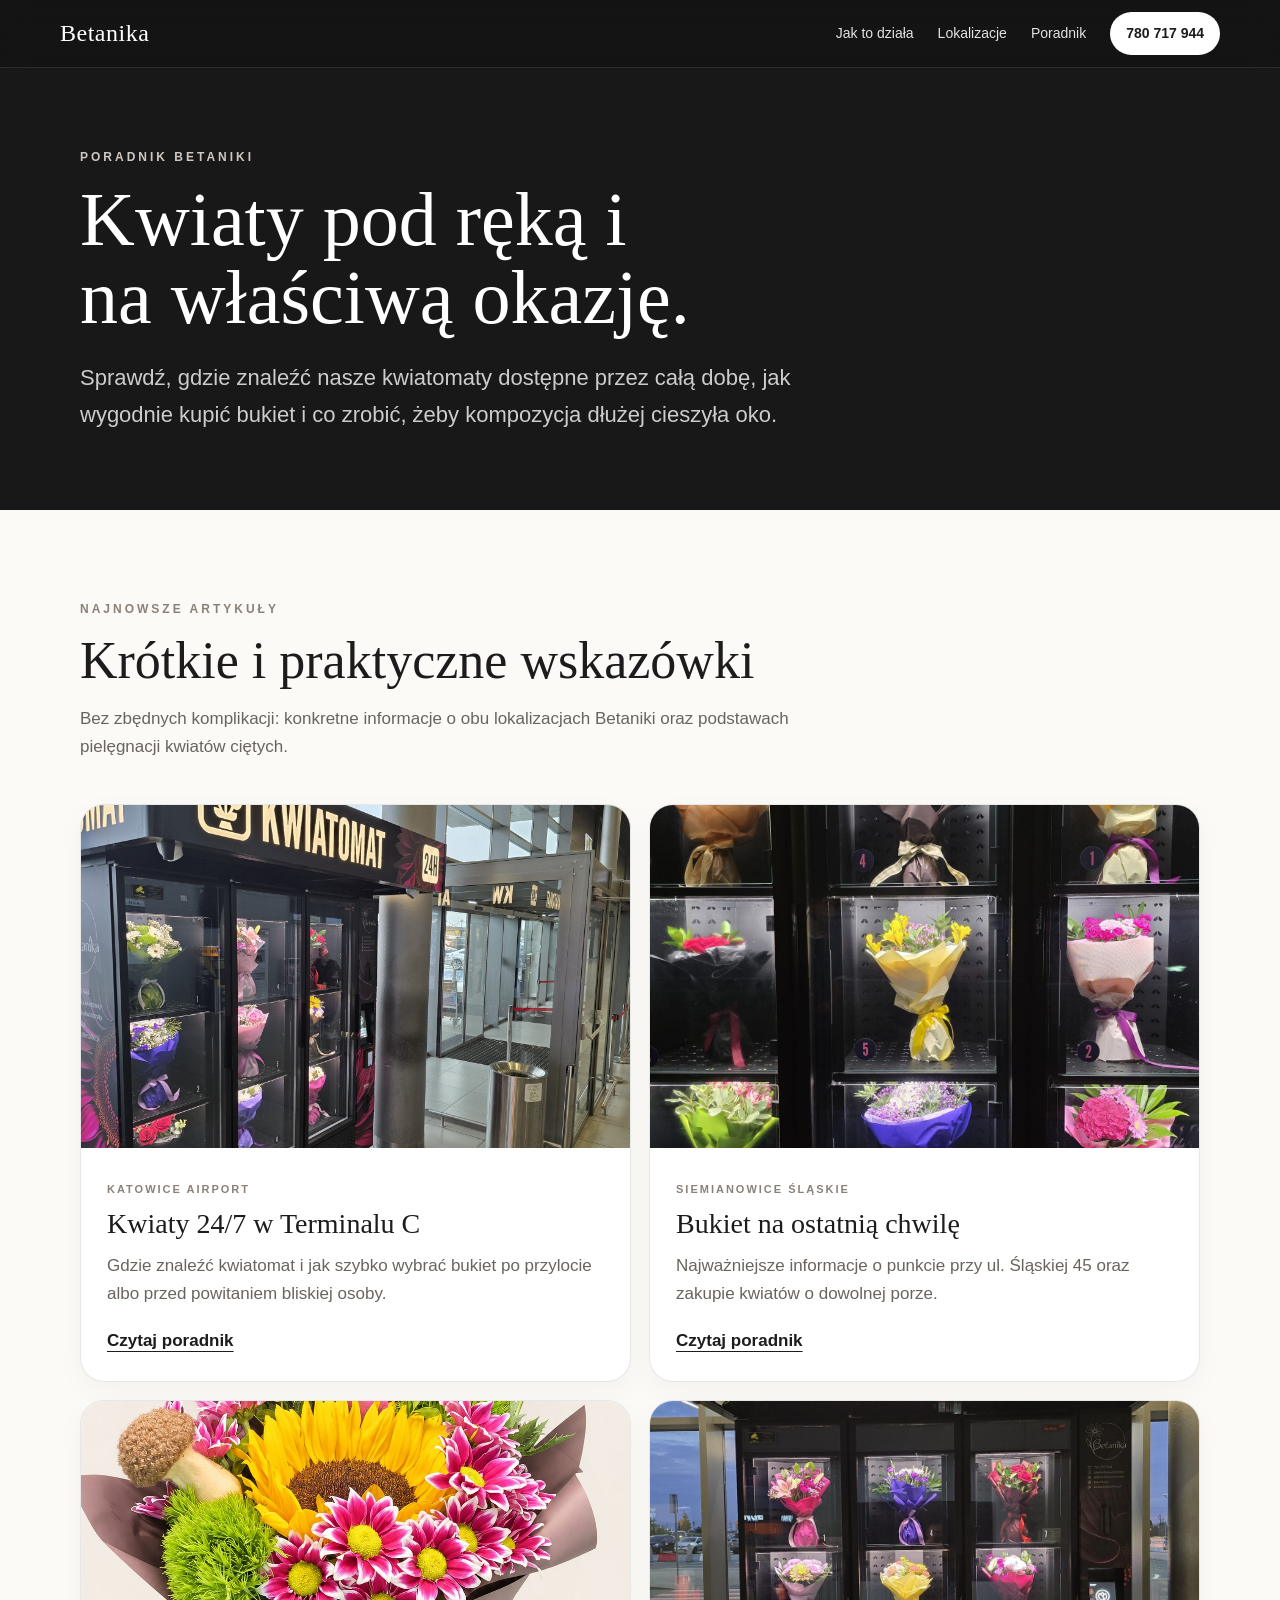
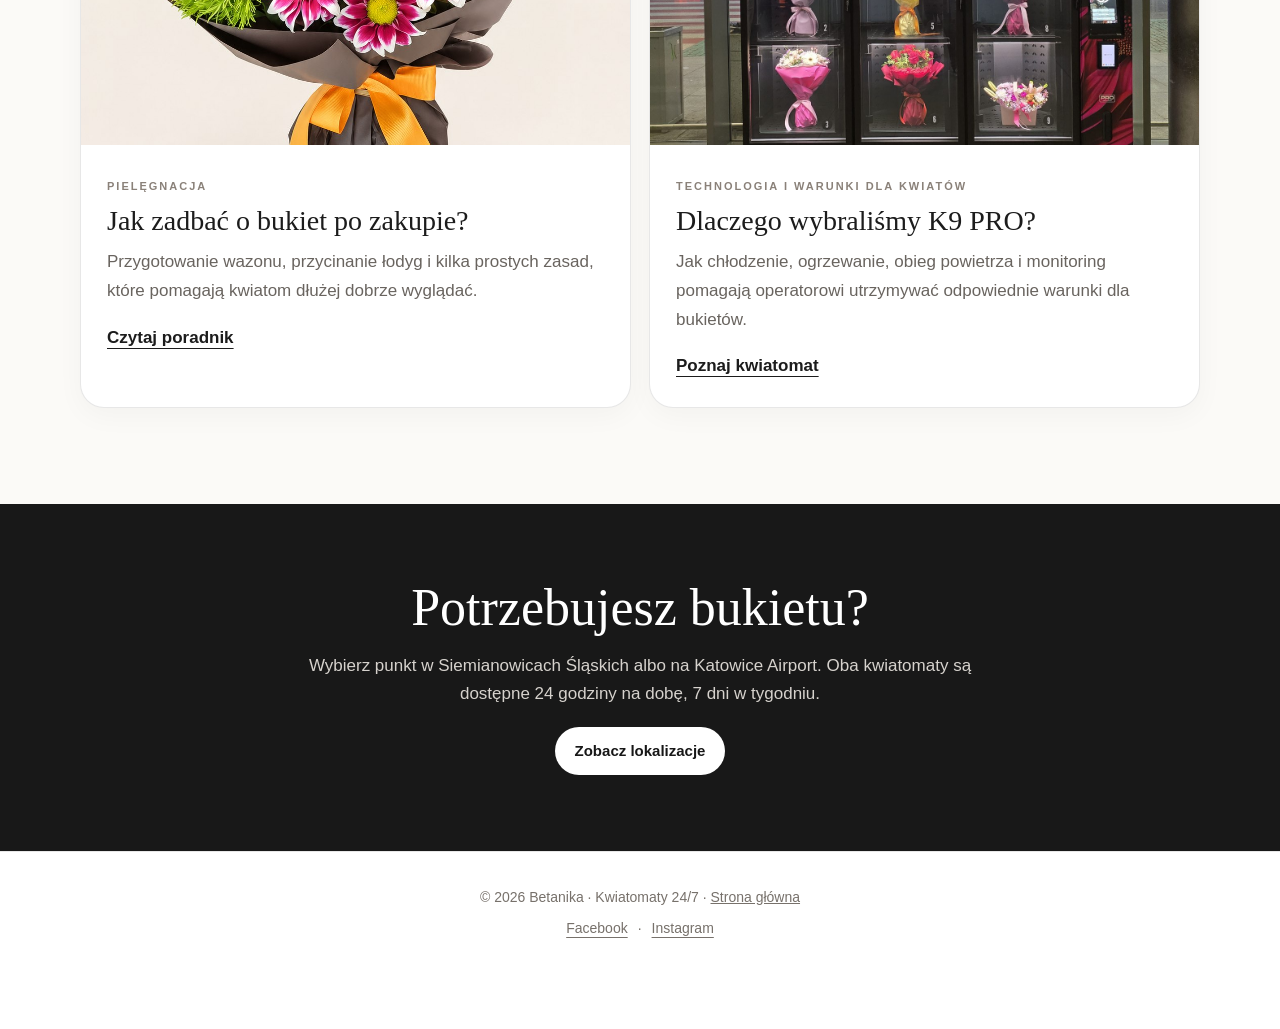
<file: blog/index.html>
<!DOCTYPE html>
<html lang="pl">
<head>
  <meta charset="UTF-8">
  <meta name="viewport" content="width=device-width, initial-scale=1.0">

  <title>Poradnik o kwiatach i kwiatomatach 24/7 | Betanika</title>
  <meta name="description" content="Praktyczne wskazówki Betaniki: gdzie znaleźć kwiatomaty 24/7, jak kupić bukiet i jak zadbać o kwiaty po zakupie.">
  <meta name="theme-color" content="#171717">

  <link rel="canonical" href="https://betanika.pl/blog/">
  <link rel="icon" type="image/jpeg" href="../logo.jpeg">
  <link rel="apple-touch-icon" href="../logo.jpeg">
  <link rel="stylesheet" href="styles.css">

  <meta property="og:type" content="website">
  <meta property="og:locale" content="pl_PL">
  <meta property="og:site_name" content="Betanika">
  <meta property="og:title" content="Poradnik Betaniki">
  <meta property="og:description" content="Lokalizacje kwiatomatów 24/7 i proste wskazówki dotyczące zakupu oraz pielęgnacji bukietów.">
  <meta property="og:url" content="https://betanika.pl/blog/">
  <meta property="og:image" content="https://betanika.pl/lotnisko-kwiatomat-terminal-c.jpg">
  <meta property="og:image:alt" content="Kwiatomat Betanika w Terminalu C na Katowice Airport">

  <script type="application/ld+json">
  {
    "@context": "https://schema.org",
    "@type": "Blog",
    "name": "Poradnik Betaniki",
    "description": "Praktyczne wskazówki o zakupie i pielęgnacji bukietów oraz lokalizacjach kwiatomatów Betanika.",
    "url": "https://betanika.pl/blog/",
    "inLanguage": "pl-PL",
    "publisher": {
      "@type": "Organization",
      "name": "Betanika",
      "url": "https://betanika.pl/",
      "telephone": "+48 780 717 944"
    },
    "blogPost": [
      {
        "@type": "BlogPosting",
        "headline": "Kwiaty na Katowice Airport – bukiet 24/7 w Terminalu C",
        "url": "https://betanika.pl/blog/kwiaty-katowice-airport-terminal-c/"
      },
      {
        "@type": "BlogPosting",
        "headline": "Kwiaty na ostatnią chwilę w Siemianowicach Śląskich – kwiatomat 24/7",
        "url": "https://betanika.pl/blog/kwiaty-na-ostatnia-chwile-siemianowice-slaskie/"
      },
      {
        "@type": "BlogPosting",
        "headline": "Jak dbać o bukiet z kwiatomatu, żeby dłużej zachował świeżość?",
        "url": "https://betanika.pl/blog/jak-dbac-o-bukiet-z-kwiatomatu/"
      },
      {
        "@type": "BlogPosting",
        "headline": "Kwiatomat K9 PRO Eldrut – dlaczego kwiaty są w nim bezpieczne?",
        "url": "https://betanika.pl/blog/kwiatomat-k9-pro-eldrut-dlaczego-kwiaty-sa-bezpieczne/"
      }
    ]
  }
  </script>
</head>

<body>
  <a class="skip-link" href="#tresc">Przejdź do treści</a>

  <nav class="topbar" aria-label="Główna nawigacja">
    <div class="nav">
      <a class="brand" href="../">Betanika</a>
      <div class="navlinks">
        <a href="../#jak">Jak to działa</a>
        <a href="../#lokalizacja">Lokalizacje</a>
        <a href="./" aria-current="page">Poradnik</a>
        <a class="navcall" href="tel:+48780717944">780 717 944</a>
      </div>
    </div>
  </nav>

  <header class="blog-hero">
    <div class="container">
      <span class="eyebrow">Poradnik Betaniki</span>
      <h1>Kwiaty pod ręką i na właściwą okazję.</h1>
      <p>
        Sprawdź, gdzie znaleźć nasze kwiatomaty dostępne przez całą dobę,
        jak wygodnie kupić bukiet i co zrobić, żeby kompozycja dłużej cieszyła oko.
      </p>
    </div>
  </header>

  <main id="tresc" class="blog-listing">
    <div class="container">
      <div class="section-head">
        <span class="kicker">Najnowsze artykuły</span>
        <h2>Krótkie i praktyczne wskazówki</h2>
        <p>
          Bez zbędnych komplikacji: konkretne informacje o obu lokalizacjach
          Betaniki oraz podstawach pielęgnacji kwiatów ciętych.
        </p>
      </div>

      <div class="card-grid">
        <article class="article-card">
          <img src="../lotnisko-kwiatomat-terminal-c.jpg" alt="Kwiatomat Betanika w hali przylotów Terminala C" loading="eager">
          <div class="article-card-body">
            <span class="kicker">Katowice Airport</span>
            <h2>Kwiaty 24/7 w Terminalu C</h2>
            <p>
              Gdzie znaleźć kwiatomat i jak szybko wybrać bukiet po przylocie
              albo przed powitaniem bliskiej osoby.
            </p>
            <a class="text-link" href="kwiaty-katowice-airport-terminal-c/">Czytaj poradnik</a>
          </div>
        </article>

        <article class="article-card">
          <img src="../hero.jpeg" alt="Gotowe bukiety w witrynie kwiatomatu Betanika" loading="lazy">
          <div class="article-card-body">
            <span class="kicker">Siemianowice Śląskie</span>
            <h2>Bukiet na ostatnią chwilę</h2>
            <p>
              Najważniejsze informacje o punkcie przy ul. Śląskiej 45
              oraz zakupie kwiatów o dowolnej porze.
            </p>
            <a class="text-link" href="kwiaty-na-ostatnia-chwile-siemianowice-slaskie/">Czytaj poradnik</a>
          </div>
        </article>

        <article class="article-card">
          <img src="../lotnisko-bukiet-slonecznik-jasne-tlo.jpg" alt="Bukiet ze słonecznikiem dostępny w Betanice" loading="lazy">
          <div class="article-card-body">
            <span class="kicker">Pielęgnacja</span>
            <h2>Jak zadbać o bukiet po zakupie?</h2>
            <p>
              Przygotowanie wazonu, przycinanie łodyg i kilka prostych zasad,
              które pomagają kwiatom dłużej dobrze wyglądać.
            </p>
            <a class="text-link" href="jak-dbac-o-bukiet-z-kwiatomatu/">Czytaj poradnik</a>
          </div>
        </article>

        <article class="article-card">
          <img src="../lotnisko-kwiatomat-front.jpg" alt="Kwiatomat Betanika z dziewięcioma przeszklonymi skrytkami" loading="lazy">
          <div class="article-card-body">
            <span class="kicker">Technologia i warunki dla kwiatów</span>
            <h2>Dlaczego wybraliśmy K9 PRO?</h2>
            <p>
              Jak chłodzenie, ogrzewanie, obieg powietrza i monitoring pomagają
              operatorowi utrzymywać odpowiednie warunki dla bukietów.
            </p>
            <a class="text-link" href="kwiatomat-k9-pro-eldrut-dlaczego-kwiaty-sa-bezpieczne/">Poznaj kwiatomat</a>
          </div>
        </article>
      </div>
    </div>
  </main>

  <section class="cta-strip" aria-labelledby="cta-title">
    <h2 id="cta-title">Potrzebujesz bukietu?</h2>
    <p>
      Wybierz punkt w Siemianowicach Śląskich albo na Katowice Airport.
      Oba kwiatomaty są dostępne 24 godziny na dobę, 7 dni w tygodniu.
    </p>
    <a class="btn" href="../#lokalizacja">Zobacz lokalizacje</a>
  </section>

  <footer>
    <p>© 2026 Betanika · Kwiatomaty 24/7 · <a href="../">Strona główna</a></p>
    <p class="footer-links">
      <a href="https://www.facebook.com/betanika.kwiatomaty/" target="_blank" rel="noopener">Facebook</a>
      <span aria-hidden="true">·</span>
      <a href="https://www.instagram.com/betanika.kwiatomaty/" target="_blank" rel="noopener">Instagram</a>
    </p>
  </footer>

  <div class="mobile-bar" aria-label="Szybki kontakt">
    <a class="call" href="tel:+48780717944">Zadzwoń</a>
    <a class="locations" href="../#lokalizacja">Lokalizacje</a>
  </div>
  <!-- Cloudflare Web Analytics -->
  <script type='module' src='https://static.cloudflareinsights.com/beacon.min.js' data-cf-beacon='{"token": "10b70e03ea4a4af39811f4229ff8b8c4"}'></script>
  <!-- End Cloudflare Web Analytics -->
</body>
</html>
</file>
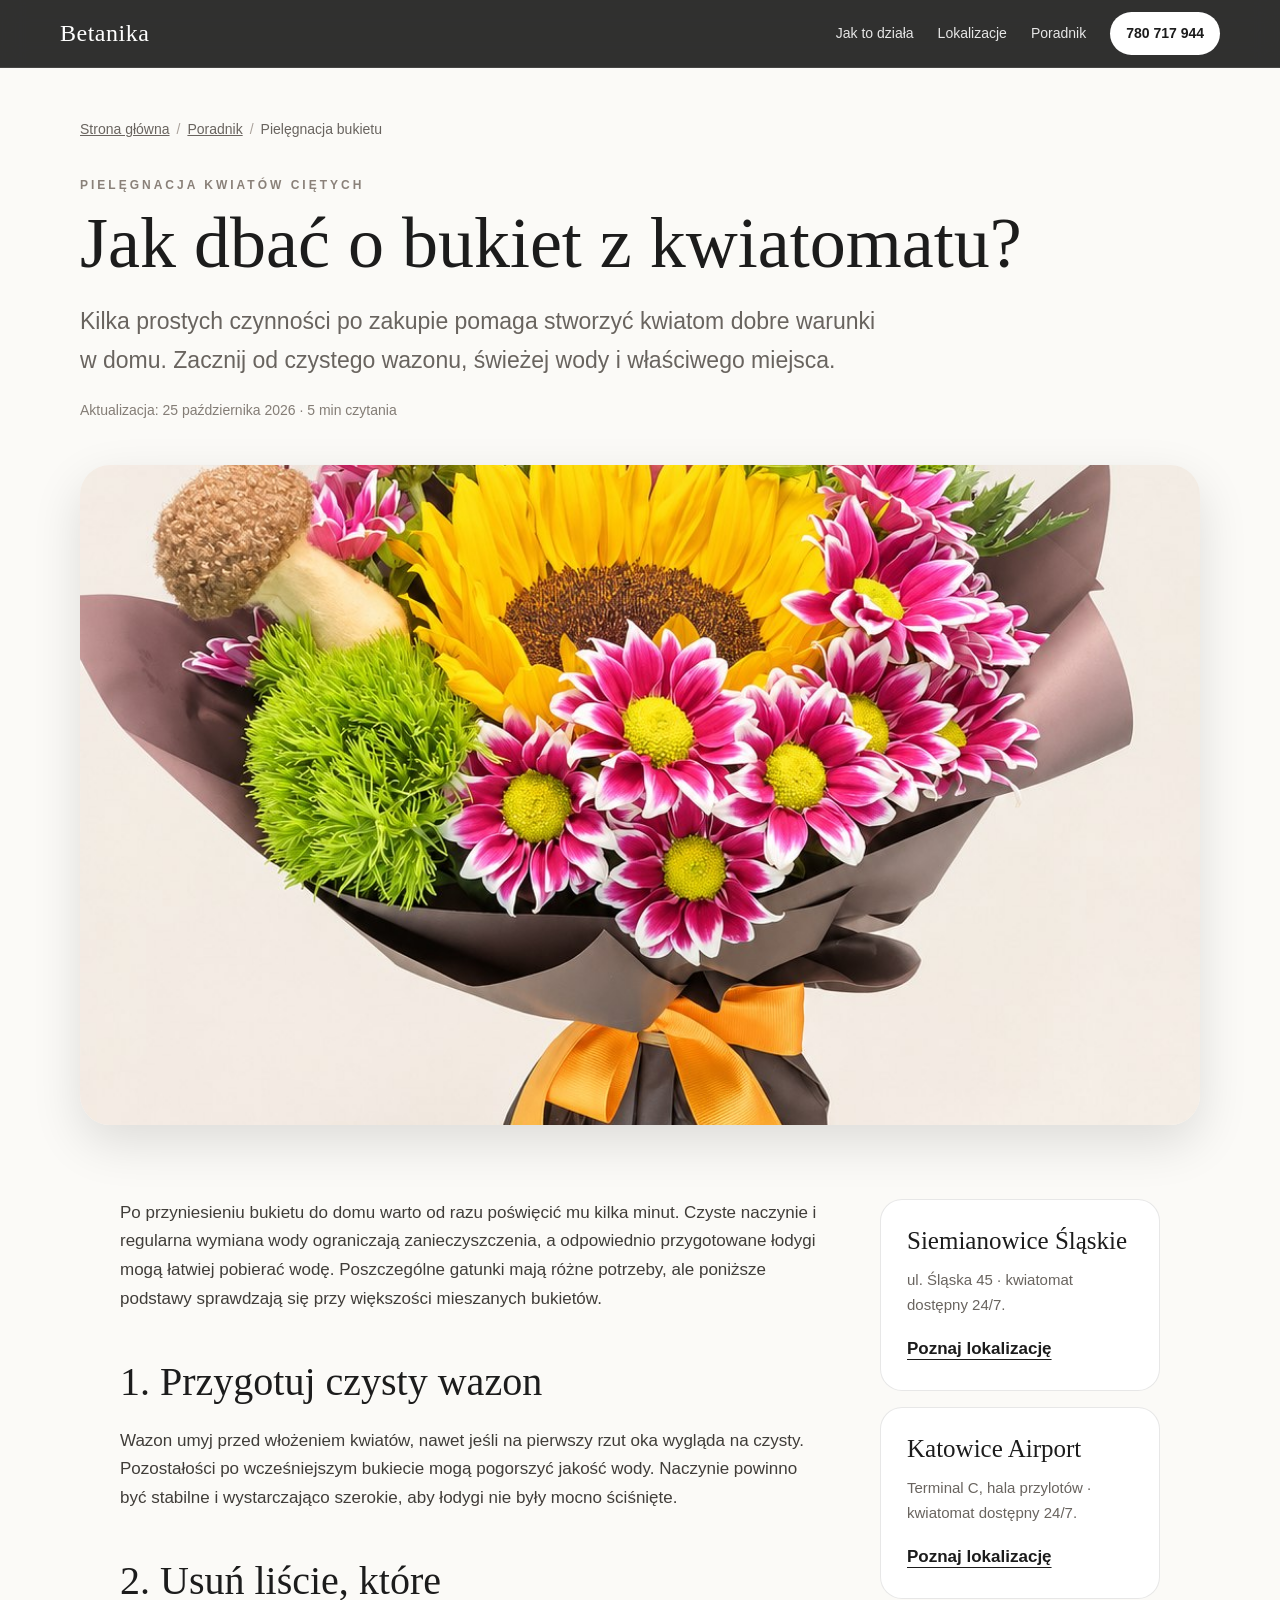
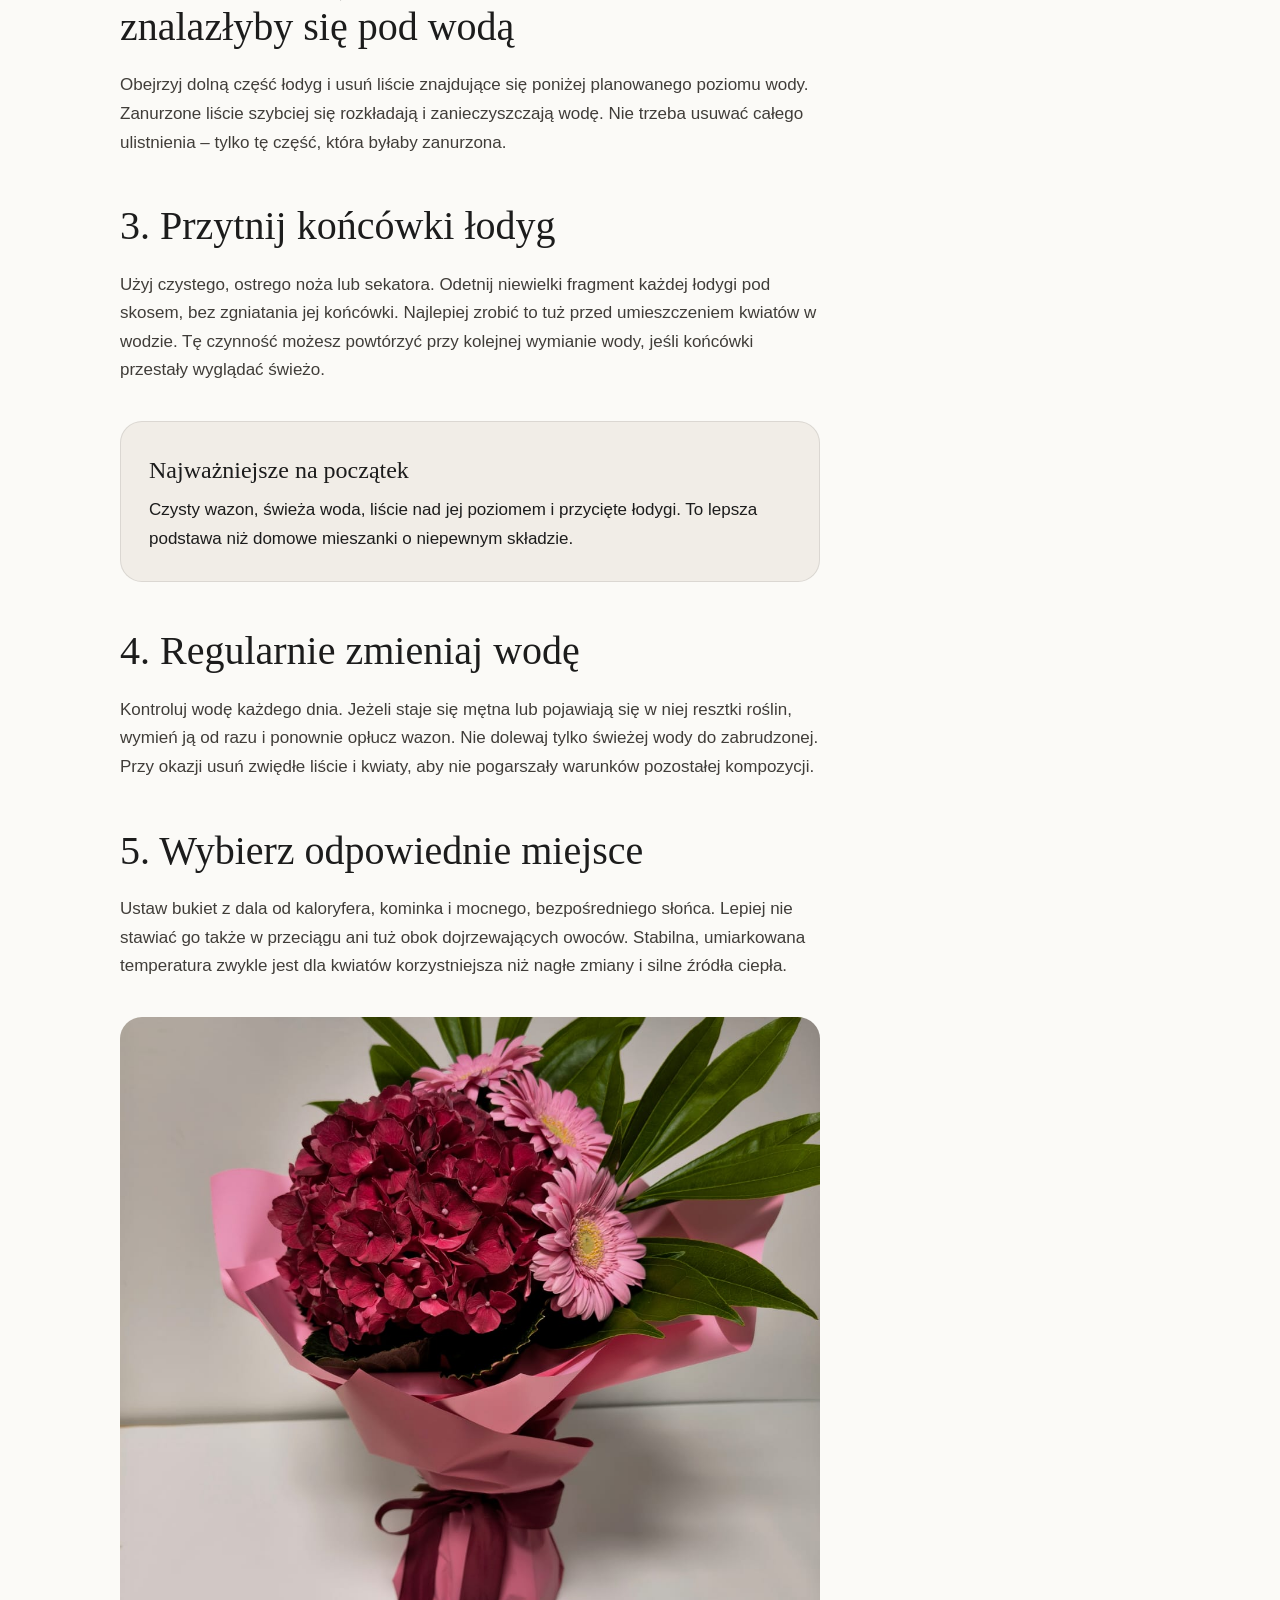
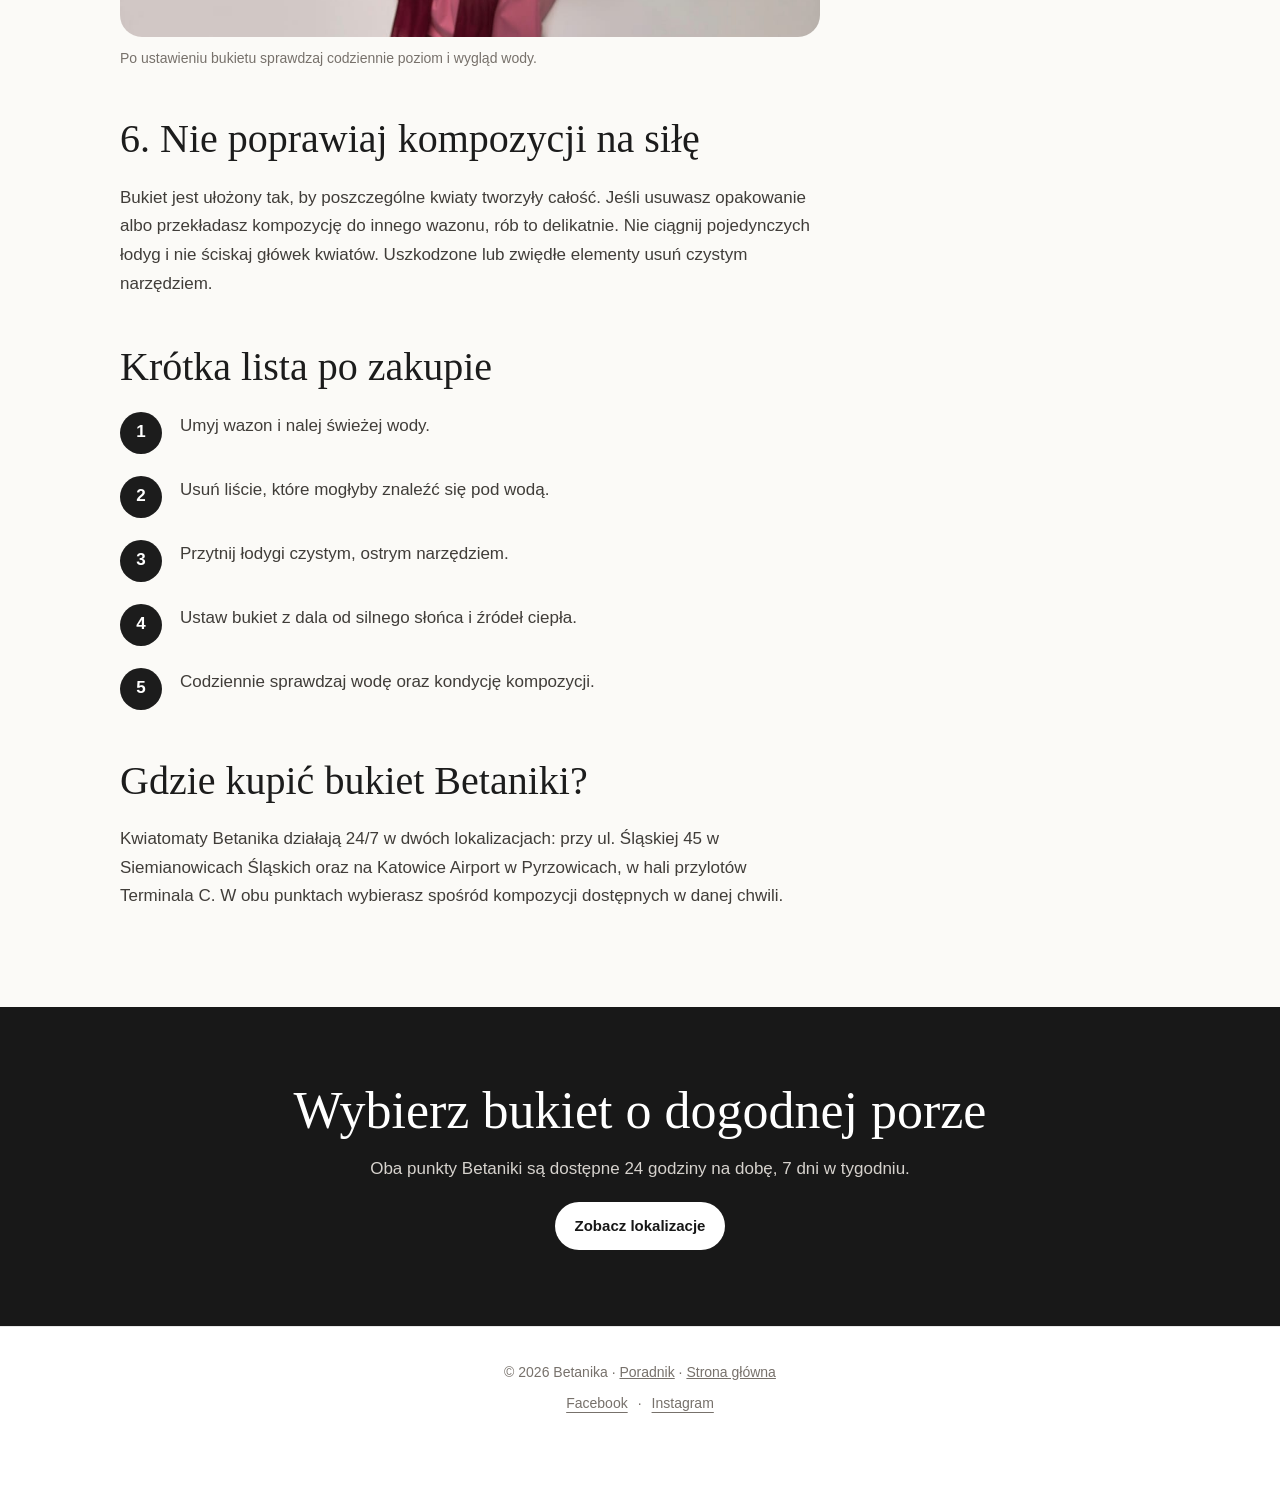
<file: blog/jak-dbac-o-bukiet-z-kwiatomatu/index.html>
<!DOCTYPE html>
<html lang="pl">
<head>
  <meta charset="UTF-8">
  <meta name="viewport" content="width=device-width, initial-scale=1.0">

  <title>Jak dbać o bukiet z kwiatomatu? Proste wskazówki | Betanika</title>
  <meta name="description" content="Dowiedz się, jak przygotować wazon, przyciąć łodygi i pielęgnować bukiet z kwiatomatu, aby kwiaty dłużej wyglądały świeżo.">
  <meta name="theme-color" content="#171717">

  <link rel="canonical" href="https://betanika.pl/blog/jak-dbac-o-bukiet-z-kwiatomatu/">
  <link rel="icon" type="image/jpeg" href="../../logo.jpeg">
  <link rel="apple-touch-icon" href="../../logo.jpeg">
  <link rel="stylesheet" href="../styles.css">

  <meta property="og:type" content="article">
  <meta property="og:locale" content="pl_PL">
  <meta property="og:site_name" content="Betanika">
  <meta property="og:title" content="Jak dbać o bukiet z kwiatomatu, żeby dłużej zachował świeżość?">
  <meta property="og:description" content="Czysty wazon, świeża woda i właściwe miejsce – poznaj podstawy pielęgnacji kwiatów ciętych.">
  <meta property="og:url" content="https://betanika.pl/blog/jak-dbac-o-bukiet-z-kwiatomatu/">
  <meta property="og:image" content="https://betanika.pl/lotnisko-bukiet-slonecznik-jasne-tlo.jpg">
  <meta property="og:image:alt" content="Kolorowy bukiet ze słonecznikiem z Betaniki">
  <meta property="article:published_time" content="2026-10-25">
  <meta property="article:modified_time" content="2026-10-25">

  <script type="application/ld+json">
  {
    "@context": "https://schema.org",
    "@graph": [
      {
        "@type": "BlogPosting",
        "headline": "Jak dbać o bukiet z kwiatomatu, żeby dłużej zachował świeżość?",
        "description": "Proste wskazówki dotyczące przygotowania wazonu, przycinania łodyg i pielęgnacji kwiatów ciętych.",
        "image": "https://betanika.pl/lotnisko-bukiet-slonecznik-jasne-tlo.jpg",
        "datePublished": "2026-10-25",
        "dateModified": "2026-10-25",
        "inLanguage": "pl-PL",
        "mainEntityOfPage": "https://betanika.pl/blog/jak-dbac-o-bukiet-z-kwiatomatu/",
        "author": {
          "@type": "Organization",
          "name": "Betanika"
        },
        "publisher": {
          "@type": "Organization",
          "name": "Betanika",
          "url": "https://betanika.pl/",
          "telephone": "+48 780 717 944"
        }
      },
      {
        "@type": "BreadcrumbList",
        "itemListElement": [
          {
            "@type": "ListItem",
            "position": 1,
            "name": "Strona główna",
            "item": "https://betanika.pl/"
          },
          {
            "@type": "ListItem",
            "position": 2,
            "name": "Poradnik",
            "item": "https://betanika.pl/blog/"
          },
          {
            "@type": "ListItem",
            "position": 3,
            "name": "Jak dbać o bukiet",
            "item": "https://betanika.pl/blog/jak-dbac-o-bukiet-z-kwiatomatu/"
          }
        ]
      }
    ]
  }
  </script>
</head>

<body>
  <a class="skip-link" href="#tresc">Przejdź do treści</a>

  <nav class="topbar" aria-label="Główna nawigacja">
    <div class="nav">
      <a class="brand" href="../../">Betanika</a>
      <div class="navlinks">
        <a href="../../#jak">Jak to działa</a>
        <a href="../../#lokalizacja">Lokalizacje</a>
        <a href="../">Poradnik</a>
        <a class="navcall" href="tel:+48780717944">780 717 944</a>
      </div>
    </div>
  </nav>

  <header class="article-header">
    <div class="container">
      <nav class="breadcrumbs" aria-label="Okruszki">
        <ol>
          <li><a href="../../">Strona główna</a></li>
          <li><a href="../">Poradnik</a></li>
          <li aria-current="page">Pielęgnacja bukietu</li>
        </ol>
      </nav>
      <span class="eyebrow">Pielęgnacja kwiatów ciętych</span>
      <h1>Jak dbać o bukiet z kwiatomatu?</h1>
      <p class="article-lead">
        Kilka prostych czynności po zakupie pomaga stworzyć kwiatom dobre warunki
        w domu. Zacznij od czystego wazonu, świeżej wody i właściwego miejsca.
      </p>
      <p class="article-meta">Aktualizacja: 25 października 2026 · 5 min czytania</p>
    </div>
  </header>

  <figure class="article-cover">
    <img src="../../lotnisko-bukiet-slonecznik-jasne-tlo.jpg" alt="Kolorowy bukiet ze słonecznikiem z Betaniki">
  </figure>

  <main id="tresc" class="article-layout">
    <article class="article-body">
      <p>
        Po przyniesieniu bukietu do domu warto od razu poświęcić mu kilka minut.
        Czyste naczynie i regularna wymiana wody ograniczają zanieczyszczenia,
        a odpowiednio przygotowane łodygi mogą łatwiej pobierać wodę. Poszczególne
        gatunki mają różne potrzeby, ale poniższe podstawy sprawdzają się przy
        większości mieszanych bukietów.
      </p>

      <h2>1. Przygotuj czysty wazon</h2>
      <p>
        Wazon umyj przed włożeniem kwiatów, nawet jeśli na pierwszy rzut oka
        wygląda na czysty. Pozostałości po wcześniejszym bukiecie mogą pogorszyć
        jakość wody. Naczynie powinno być stabilne i wystarczająco szerokie,
        aby łodygi nie były mocno ściśnięte.
      </p>

      <h2>2. Usuń liście, które znalazłyby się pod wodą</h2>
      <p>
        Obejrzyj dolną część łodyg i usuń liście znajdujące się poniżej planowanego
        poziomu wody. Zanurzone liście szybciej się rozkładają i zanieczyszczają
        wodę. Nie trzeba usuwać całego ulistnienia – tylko tę część, która byłaby
        zanurzona.
      </p>

      <h2>3. Przytnij końcówki łodyg</h2>
      <p>
        Użyj czystego, ostrego noża lub sekatora. Odetnij niewielki fragment każdej
        łodygi pod skosem, bez zgniatania jej końcówki. Najlepiej zrobić to tuż
        przed umieszczeniem kwiatów w wodzie. Tę czynność możesz powtórzyć przy
        kolejnej wymianie wody, jeśli końcówki przestały wyglądać świeżo.
      </p>

      <div class="info-box">
        <strong>Najważniejsze na początek</strong>
        Czysty wazon, świeża woda, liście nad jej poziomem i przycięte łodygi.
        To lepsza podstawa niż domowe mieszanki o niepewnym składzie.
      </div>

      <h2>4. Regularnie zmieniaj wodę</h2>
      <p>
        Kontroluj wodę każdego dnia. Jeżeli staje się mętna lub pojawiają się w niej
        resztki roślin, wymień ją od razu i ponownie opłucz wazon. Nie dolewaj tylko
        świeżej wody do zabrudzonej. Przy okazji usuń zwiędłe liście i kwiaty, aby
        nie pogarszały warunków pozostałej kompozycji.
      </p>

      <h2>5. Wybierz odpowiednie miejsce</h2>
      <p>
        Ustaw bukiet z dala od kaloryfera, kominka i mocnego, bezpośredniego słońca.
        Lepiej nie stawiać go także w przeciągu ani tuż obok dojrzewających owoców.
        Stabilna, umiarkowana temperatura zwykle jest dla kwiatów korzystniejsza
        niż nagłe zmiany i silne źródła ciepła.
      </p>

      <figure>
        <img src="../../2.jpeg" alt="Przykładowy bukiet Betanika w dekoracyjnym opakowaniu" loading="lazy">
        <figcaption>Po ustawieniu bukietu sprawdzaj codziennie poziom i wygląd wody.</figcaption>
      </figure>

      <h2>6. Nie poprawiaj kompozycji na siłę</h2>
      <p>
        Bukiet jest ułożony tak, by poszczególne kwiaty tworzyły całość. Jeśli
        usuwasz opakowanie albo przekładasz kompozycję do innego wazonu, rób to
        delikatnie. Nie ciągnij pojedynczych łodyg i nie ściskaj główek kwiatów.
        Uszkodzone lub zwiędłe elementy usuń czystym narzędziem.
      </p>

      <h2>Krótka lista po zakupie</h2>
      <ol class="steps-list">
        <li>Umyj wazon i nalej świeżej wody.</li>
        <li>Usuń liście, które mogłyby znaleźć się pod wodą.</li>
        <li>Przytnij łodygi czystym, ostrym narzędziem.</li>
        <li>Ustaw bukiet z dala od silnego słońca i źródeł ciepła.</li>
        <li>Codziennie sprawdzaj wodę oraz kondycję kompozycji.</li>
      </ol>

      <h2>Gdzie kupić bukiet Betaniki?</h2>
      <p>
        Kwiatomaty Betanika działają 24/7 w dwóch lokalizacjach:
        przy ul. Śląskiej 45 w Siemianowicach Śląskich oraz na Katowice Airport
        w Pyrzowicach, w hali przylotów Terminala C. W obu punktach wybierasz
        spośród kompozycji dostępnych w danej chwili.
      </p>
    </article>

    <aside class="sidebar" aria-label="Powiązane informacje">
      <section class="sidebar-card">
        <h2>Siemianowice Śląskie</h2>
        <p>ul. Śląska 45 · kwiatomat dostępny 24/7.</p>
        <a class="text-link" href="../kwiaty-na-ostatnia-chwile-siemianowice-slaskie/">Poznaj lokalizację</a>
      </section>

      <section class="sidebar-card">
        <h2>Katowice Airport</h2>
        <p>Terminal C, hala przylotów · kwiatomat dostępny 24/7.</p>
        <a class="text-link" href="../kwiaty-katowice-airport-terminal-c/">Poznaj lokalizację</a>
      </section>
    </aside>
  </main>

  <section class="cta-strip" aria-labelledby="cta-title">
    <h2 id="cta-title">Wybierz bukiet o dogodnej porze</h2>
    <p>Oba punkty Betaniki są dostępne 24 godziny na dobę, 7 dni w tygodniu.</p>
    <a class="btn" href="../../#lokalizacja">Zobacz lokalizacje</a>
  </section>

  <footer>
    <p>© 2026 Betanika · <a href="../">Poradnik</a> · <a href="../../">Strona główna</a></p>
    <p class="footer-links">
      <a href="https://www.facebook.com/betanika.kwiatomaty/" target="_blank" rel="noopener">Facebook</a>
      <span aria-hidden="true">·</span>
      <a href="https://www.instagram.com/betanika.kwiatomaty/" target="_blank" rel="noopener">Instagram</a>
    </p>
  </footer>

  <div class="mobile-bar" aria-label="Szybki kontakt">
    <a class="call" href="tel:+48780717944">Zadzwoń</a>
    <a class="locations" href="../../#lokalizacja">Lokalizacje</a>
  </div>
  <!-- Cloudflare Web Analytics -->
  <script type='module' src='https://static.cloudflareinsights.com/beacon.min.js' data-cf-beacon='{"token": "10b70e03ea4a4af39811f4229ff8b8c4"}'></script>
  <!-- End Cloudflare Web Analytics -->
</body>
</html>
</file>
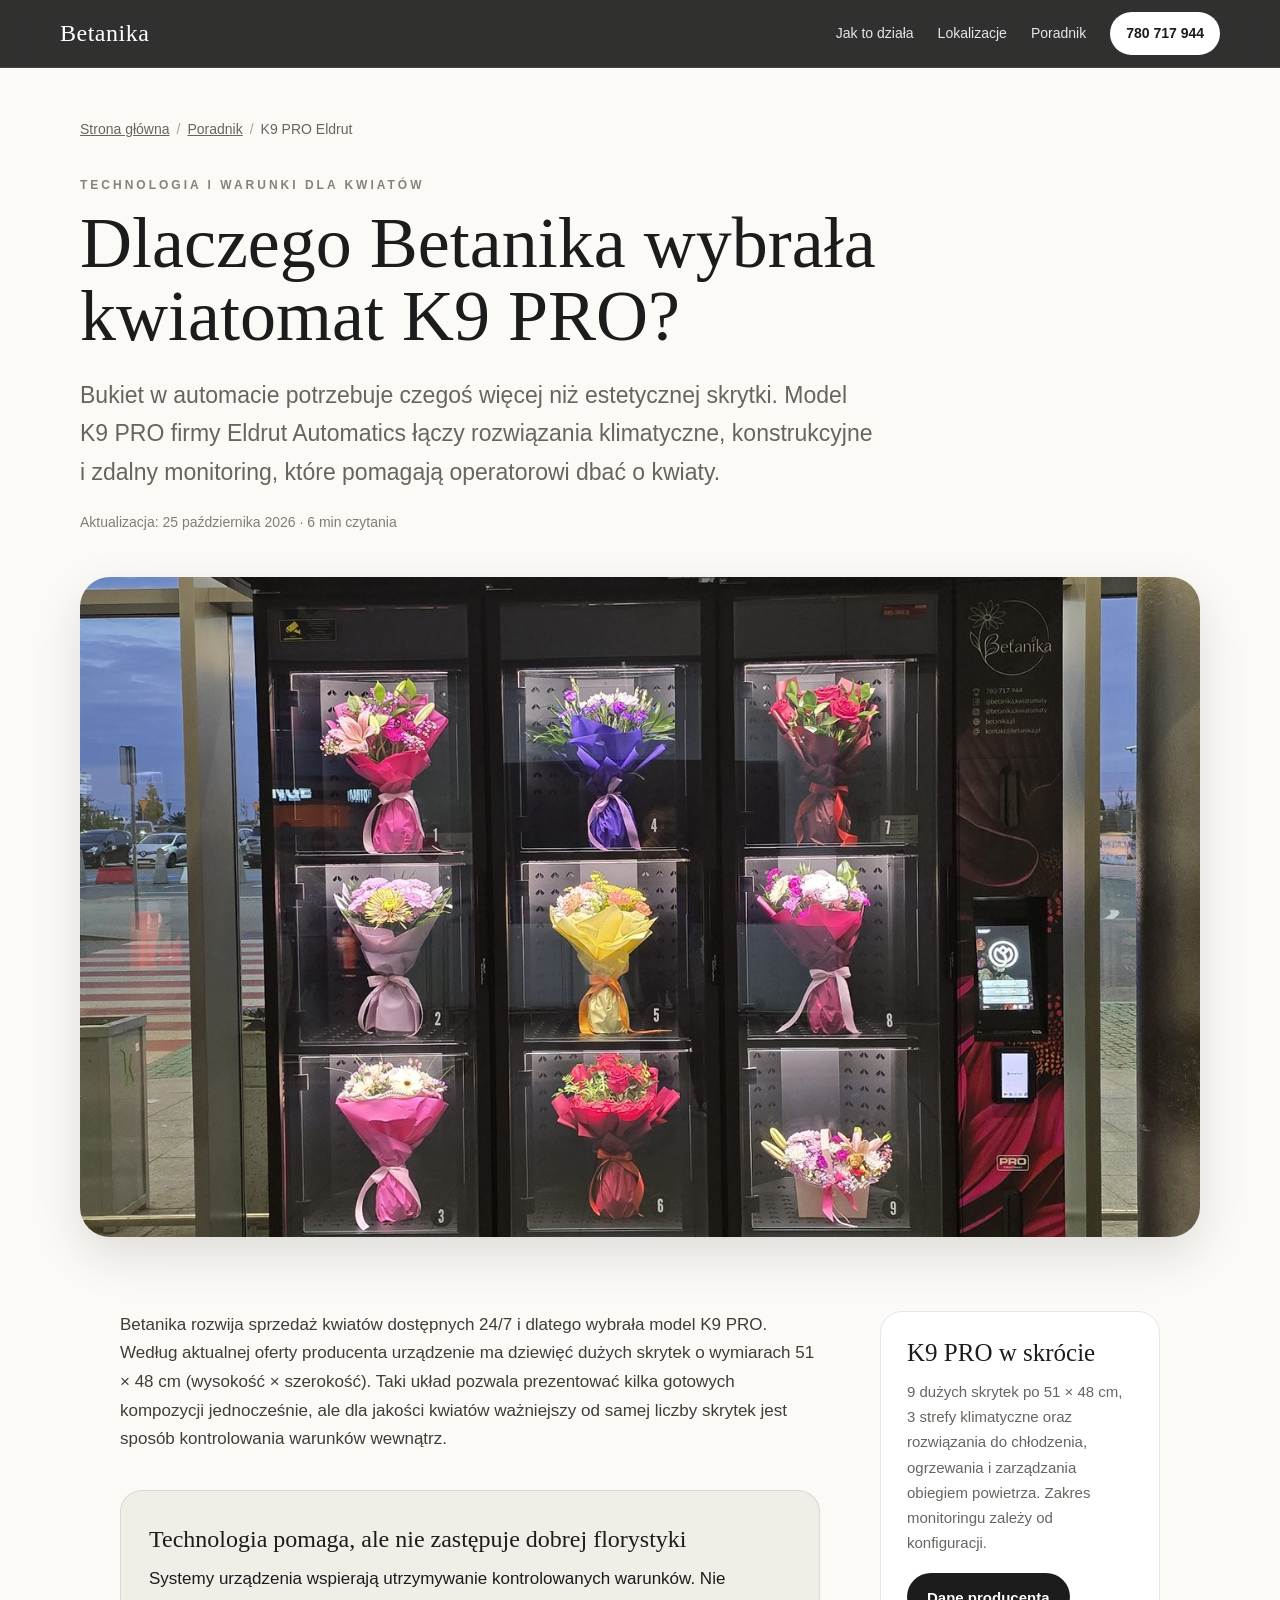
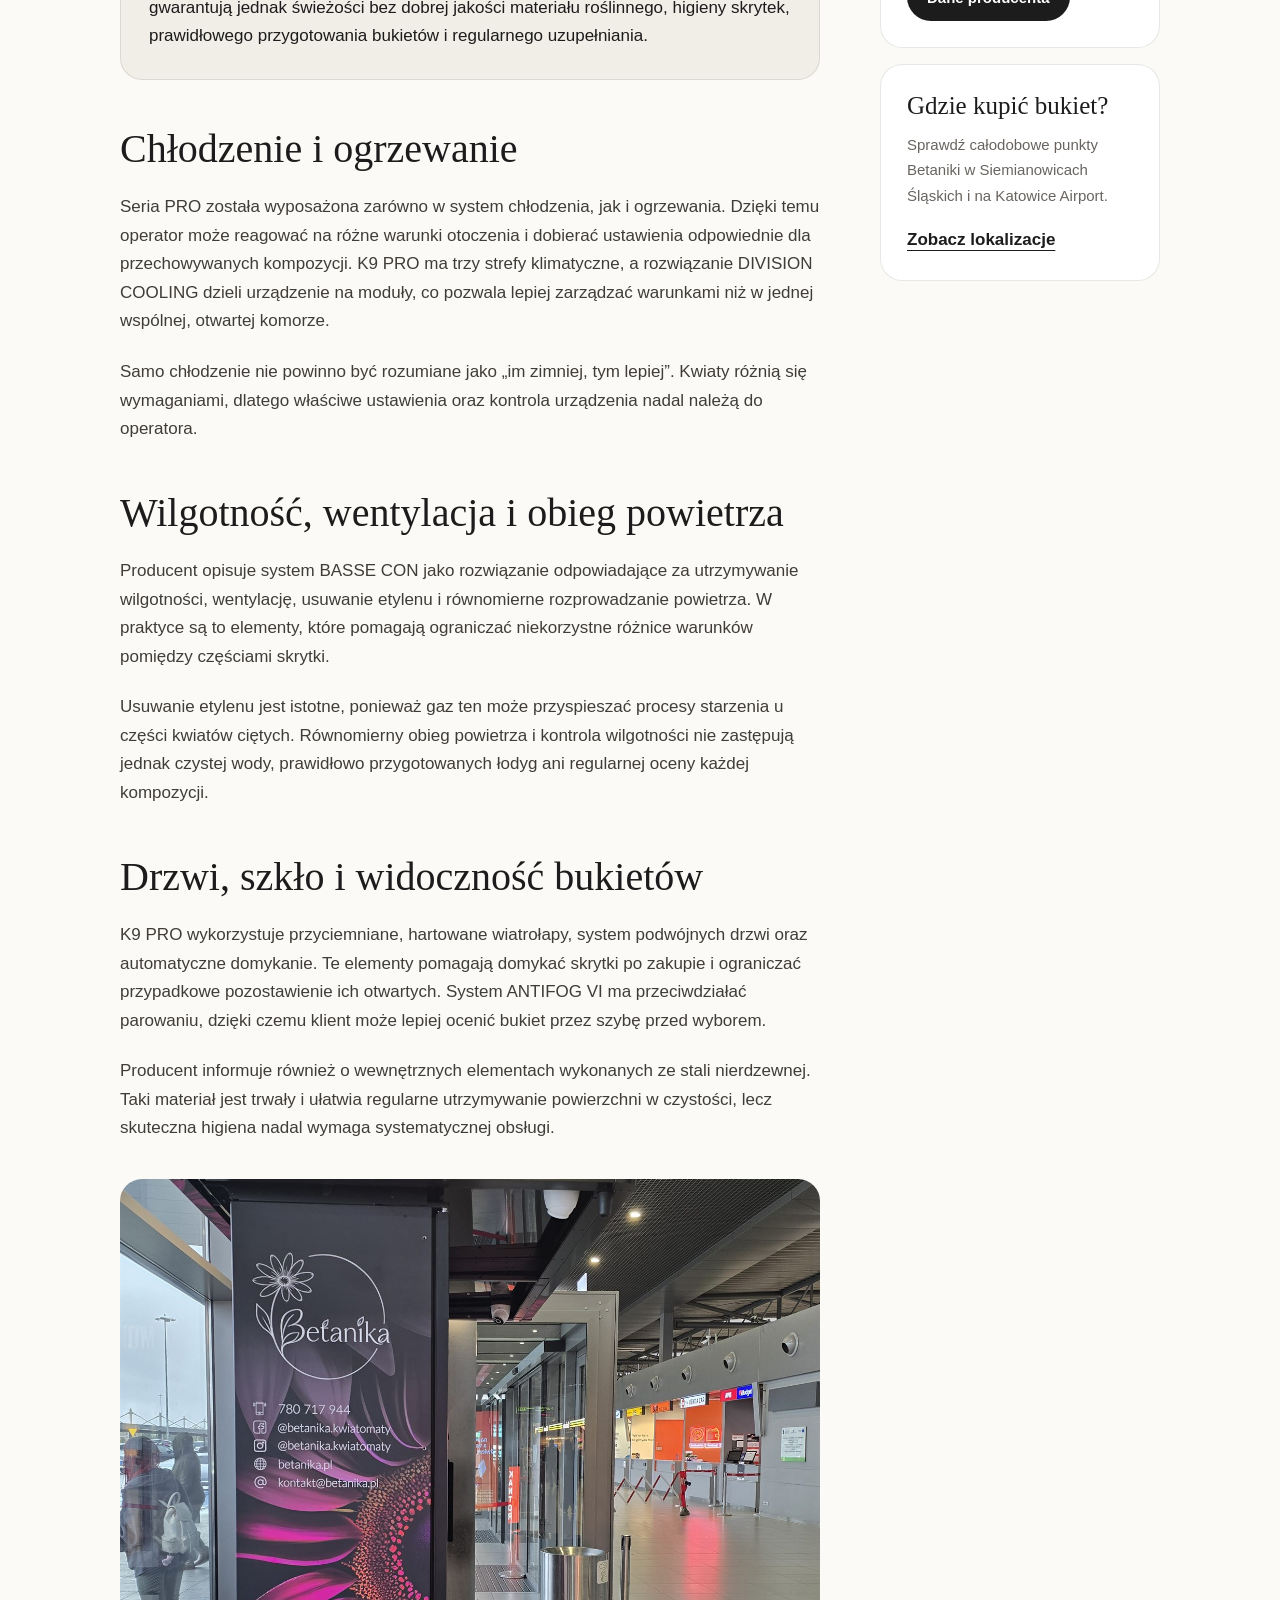
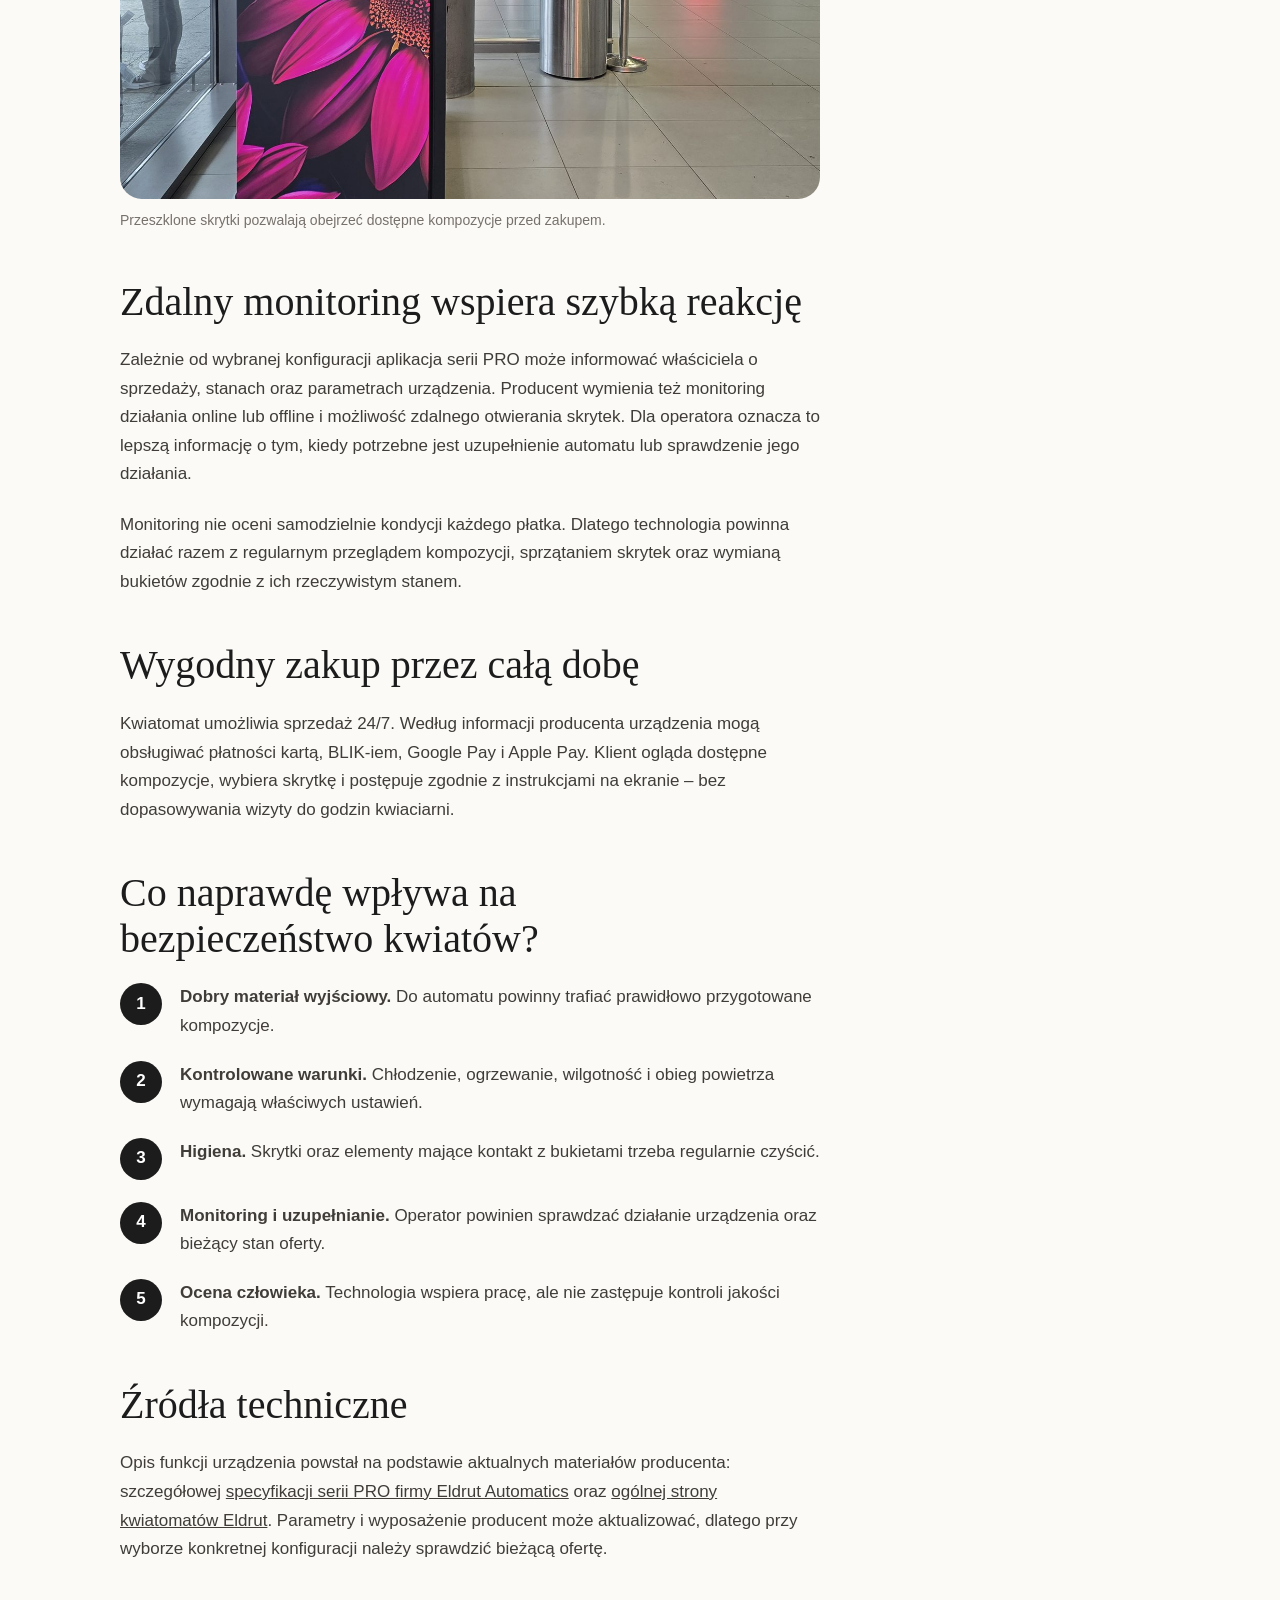
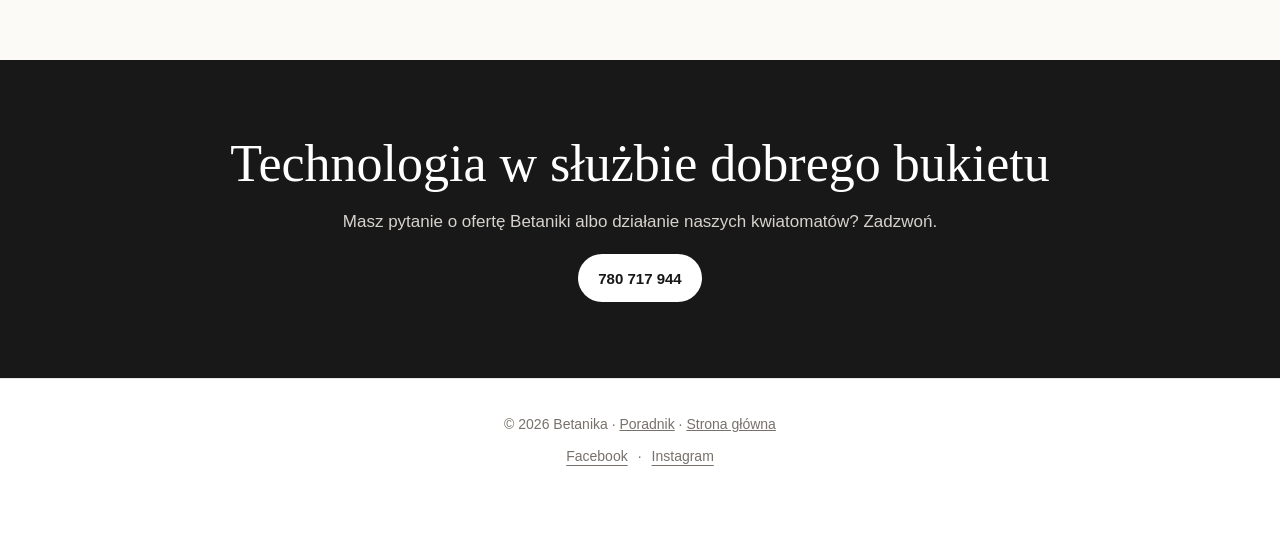
<file: blog/kwiatomat-k9-pro-eldrut-dlaczego-kwiaty-sa-bezpieczne/index.html>
<!DOCTYPE html>
<html lang="pl">
<head>
  <meta charset="UTF-8">
  <meta name="viewport" content="width=device-width, initial-scale=1.0">

  <title>Kwiatomat K9 PRO Eldrut – jak chroni kwiaty? | Betanika</title>
  <meta name="description" content="Dlaczego Betanika wybrała kwiatomat K9 PRO firmy Eldrut? Poznaj systemy, które pomagają utrzymywać kontrolowane warunki dla bukietów.">
  <meta name="theme-color" content="#171717">

  <link rel="canonical" href="https://betanika.pl/blog/kwiatomat-k9-pro-eldrut-dlaczego-kwiaty-sa-bezpieczne/">
  <link rel="icon" type="image/jpeg" href="../../logo.jpeg">
  <link rel="apple-touch-icon" href="../../logo.jpeg">
  <link rel="stylesheet" href="../styles.css">

  <meta property="og:type" content="article">
  <meta property="og:locale" content="pl_PL">
  <meta property="og:site_name" content="Betanika">
  <meta property="og:title" content="Kwiatomat K9 PRO Eldrut – dlaczego kwiaty są w nim bezpieczne?">
  <meta property="og:description" content="Chłodzenie, ogrzewanie, kontrola obiegu powietrza i zdalny monitoring – poznaj rozwiązania wybranego przez Betanikę modelu K9 PRO.">
  <meta property="og:url" content="https://betanika.pl/blog/kwiatomat-k9-pro-eldrut-dlaczego-kwiaty-sa-bezpieczne/">
  <meta property="og:image" content="https://betanika.pl/lotnisko-kwiatomat-front.jpg">
  <meta property="og:image:alt" content="Kwiatomat Betanika z dziewięcioma skrytkami na bukiety">
  <meta property="article:published_time" content="2026-10-25">
  <meta property="article:modified_time" content="2026-10-25">

  <script type="application/ld+json">
  {
    "@context": "https://schema.org",
    "@graph": [
      {
        "@type": "BlogPosting",
        "headline": "Kwiatomat K9 PRO Eldrut – dlaczego kwiaty są w nim bezpieczne?",
        "description": "Omówienie rozwiązań modelu K9 PRO, które pomagają utrzymywać kontrolowane warunki dla bukietów i wspierają obsługę kwiatomatu.",
        "image": "https://betanika.pl/lotnisko-kwiatomat-front.jpg",
        "datePublished": "2026-10-25",
        "dateModified": "2026-10-25",
        "inLanguage": "pl-PL",
        "mainEntityOfPage": "https://betanika.pl/blog/kwiatomat-k9-pro-eldrut-dlaczego-kwiaty-sa-bezpieczne/",
        "author": {
          "@type": "Organization",
          "name": "Betanika"
        },
        "publisher": {
          "@type": "Organization",
          "name": "Betanika",
          "url": "https://betanika.pl/",
          "telephone": "+48 780 717 944"
        },
        "citation": [
          "https://www.kwiatomat.pro/seria-pro/",
          "https://www.eldrut.pl/kwiatomat-bukietomat/"
        ],
        "about": {
          "@type": "Product",
          "name": "Kwiatomat K9 PRO",
          "manufacturer": {
            "@type": "Organization",
            "name": "Eldrut Automatics"
          }
        }
      },
      {
        "@type": "BreadcrumbList",
        "itemListElement": [
          {
            "@type": "ListItem",
            "position": 1,
            "name": "Strona główna",
            "item": "https://betanika.pl/"
          },
          {
            "@type": "ListItem",
            "position": 2,
            "name": "Poradnik",
            "item": "https://betanika.pl/blog/"
          },
          {
            "@type": "ListItem",
            "position": 3,
            "name": "Kwiatomat K9 PRO Eldrut",
            "item": "https://betanika.pl/blog/kwiatomat-k9-pro-eldrut-dlaczego-kwiaty-sa-bezpieczne/"
          }
        ]
      }
    ]
  }
  </script>
</head>

<body>
  <a class="skip-link" href="#tresc">Przejdź do treści</a>

  <nav class="topbar" aria-label="Główna nawigacja">
    <div class="nav">
      <a class="brand" href="../../">Betanika</a>
      <div class="navlinks">
        <a href="../../#jak">Jak to działa</a>
        <a href="../../#lokalizacja">Lokalizacje</a>
        <a href="../">Poradnik</a>
        <a class="navcall" href="tel:+48780717944">780 717 944</a>
      </div>
    </div>
  </nav>

  <header class="article-header">
    <div class="container">
      <nav class="breadcrumbs" aria-label="Okruszki">
        <ol>
          <li><a href="../../">Strona główna</a></li>
          <li><a href="../">Poradnik</a></li>
          <li aria-current="page">K9 PRO Eldrut</li>
        </ol>
      </nav>
      <span class="eyebrow">Technologia i warunki dla kwiatów</span>
      <h1>Dlaczego Betanika wybrała kwiatomat K9 PRO?</h1>
      <p class="article-lead">
        Bukiet w automacie potrzebuje czegoś więcej niż estetycznej skrytki.
        Model K9 PRO firmy Eldrut Automatics łączy rozwiązania klimatyczne,
        konstrukcyjne i zdalny monitoring, które pomagają operatorowi dbać o kwiaty.
      </p>
      <p class="article-meta">Aktualizacja: 25 października 2026 · 6 min czytania</p>
    </div>
  </header>

  <figure class="article-cover">
    <img src="../../lotnisko-kwiatomat-front.jpg" alt="Kwiatomat Betanika z dziewięcioma przeszklonymi skrytkami na bukiety">
  </figure>

  <main id="tresc" class="article-layout">
    <article class="article-body">
      <p>
        Betanika rozwija sprzedaż kwiatów dostępnych 24/7 i dlatego wybrała model
        K9 PRO. Według aktualnej oferty producenta urządzenie ma dziewięć dużych
        skrytek o wymiarach 51 × 48 cm (wysokość × szerokość). Taki układ pozwala
        prezentować kilka gotowych kompozycji jednocześnie, ale dla jakości kwiatów
        ważniejszy od samej liczby skrytek jest sposób kontrolowania warunków wewnątrz.
      </p>

      <div class="info-box">
        <strong>Technologia pomaga, ale nie zastępuje dobrej florystyki</strong>
        Systemy urządzenia wspierają utrzymywanie kontrolowanych warunków.
        Nie gwarantują jednak świeżości bez dobrej jakości materiału roślinnego,
        higieny skrytek, prawidłowego przygotowania bukietów i regularnego uzupełniania.
      </div>

      <h2>Chłodzenie i ogrzewanie</h2>
      <p>
        Seria PRO została wyposażona zarówno w system chłodzenia, jak i ogrzewania.
        Dzięki temu operator może reagować na różne warunki otoczenia i dobierać
        ustawienia odpowiednie dla przechowywanych kompozycji. K9 PRO ma trzy
        strefy klimatyczne, a rozwiązanie DIVISION COOLING dzieli urządzenie na moduły,
        co pozwala lepiej zarządzać warunkami niż w jednej wspólnej, otwartej komorze.
      </p>
      <p>
        Samo chłodzenie nie powinno być rozumiane jako „im zimniej, tym lepiej”.
        Kwiaty różnią się wymaganiami, dlatego właściwe ustawienia oraz kontrola
        urządzenia nadal należą do operatora.
      </p>

      <h2>Wilgotność, wentylacja i obieg powietrza</h2>
      <p>
        Producent opisuje system BASSE CON jako rozwiązanie odpowiadające za
        utrzymywanie wilgotności, wentylację, usuwanie etylenu i równomierne
        rozprowadzanie powietrza. W praktyce są to elementy, które pomagają
        ograniczać niekorzystne różnice warunków pomiędzy częściami skrytki.
      </p>
      <p>
        Usuwanie etylenu jest istotne, ponieważ gaz ten może przyspieszać procesy
        starzenia u części kwiatów ciętych. Równomierny obieg powietrza i kontrola
        wilgotności nie zastępują jednak czystej wody, prawidłowo przygotowanych
        łodyg ani regularnej oceny każdej kompozycji.
      </p>

      <h2>Drzwi, szkło i widoczność bukietów</h2>
      <p>
        K9 PRO wykorzystuje przyciemniane, hartowane wiatrołapy, system podwójnych
        drzwi oraz automatyczne domykanie. Te elementy pomagają domykać skrytki po
        zakupie i ograniczać przypadkowe pozostawienie ich otwartych. System
        ANTIFOG VI ma przeciwdziałać parowaniu, dzięki czemu klient może lepiej
        ocenić bukiet przez szybę przed wyborem.
      </p>
      <p>
        Producent informuje również o wewnętrznych elementach wykonanych ze stali
        nierdzewnej. Taki materiał jest trwały i ułatwia regularne utrzymywanie
        powierzchni w czystości, lecz skuteczna higiena nadal wymaga systematycznej obsługi.
      </p>

      <figure>
        <img src="../../lotnisko-kwiatomat-betanika.jpg" alt="Oznakowany kwiatomat Betanika z bukietami widocznymi za szybami" loading="lazy">
        <figcaption>Przeszklone skrytki pozwalają obejrzeć dostępne kompozycje przed zakupem.</figcaption>
      </figure>

      <h2>Zdalny monitoring wspiera szybką reakcję</h2>
      <p>
        Zależnie od wybranej konfiguracji aplikacja serii PRO może informować
        właściciela o sprzedaży, stanach oraz parametrach urządzenia. Producent
        wymienia też monitoring działania online lub offline i możliwość zdalnego
        otwierania skrytek. Dla operatora oznacza to lepszą informację o tym,
        kiedy potrzebne jest uzupełnienie automatu lub sprawdzenie jego działania.
      </p>
      <p>
        Monitoring nie oceni samodzielnie kondycji każdego płatka. Dlatego
        technologia powinna działać razem z regularnym przeglądem kompozycji,
        sprzątaniem skrytek oraz wymianą bukietów zgodnie z ich rzeczywistym stanem.
      </p>

      <h2>Wygodny zakup przez całą dobę</h2>
      <p>
        Kwiatomat umożliwia sprzedaż 24/7. Według informacji producenta urządzenia
        mogą obsługiwać płatności kartą, BLIK-iem, Google Pay i Apple Pay.
        Klient ogląda dostępne kompozycje, wybiera skrytkę i postępuje zgodnie
        z instrukcjami na ekranie – bez dopasowywania wizyty do godzin kwiaciarni.
      </p>

      <h2>Co naprawdę wpływa na bezpieczeństwo kwiatów?</h2>
      <ol class="steps-list">
        <li><strong>Dobry materiał wyjściowy.</strong> Do automatu powinny trafiać prawidłowo przygotowane kompozycje.</li>
        <li><strong>Kontrolowane warunki.</strong> Chłodzenie, ogrzewanie, wilgotność i obieg powietrza wymagają właściwych ustawień.</li>
        <li><strong>Higiena.</strong> Skrytki oraz elementy mające kontakt z bukietami trzeba regularnie czyścić.</li>
        <li><strong>Monitoring i uzupełnianie.</strong> Operator powinien sprawdzać działanie urządzenia oraz bieżący stan oferty.</li>
        <li><strong>Ocena człowieka.</strong> Technologia wspiera pracę, ale nie zastępuje kontroli jakości kompozycji.</li>
      </ol>

      <h2>Źródła techniczne</h2>
      <p>
        Opis funkcji urządzenia powstał na podstawie aktualnych materiałów
        producenta: szczegółowej
        <a href="https://www.kwiatomat.pro/seria-pro/" target="_blank" rel="noopener">specyfikacji serii PRO firmy Eldrut Automatics</a>
        oraz
        <a href="https://www.eldrut.pl/kwiatomat-bukietomat/" target="_blank" rel="noopener">ogólnej strony kwiatomatów Eldrut</a>.
        Parametry i wyposażenie producent może aktualizować, dlatego przy wyborze
        konkretnej konfiguracji należy sprawdzić bieżącą ofertę.
      </p>
    </article>

    <aside class="sidebar" aria-label="Najważniejsze informacje">
      <section class="sidebar-card">
        <h2>K9 PRO w skrócie</h2>
        <p>
          9 dużych skrytek po 51 × 48 cm, 3 strefy klimatyczne oraz rozwiązania
          do chłodzenia, ogrzewania i zarządzania obiegiem powietrza. Zakres
          monitoringu zależy od konfiguracji.
        </p>
        <a class="btn" href="https://www.kwiatomat.pro/seria-pro/" target="_blank" rel="noopener">Dane producenta</a>
      </section>

      <section class="sidebar-card">
        <h2>Gdzie kupić bukiet?</h2>
        <p>Sprawdź całodobowe punkty Betaniki w Siemianowicach Śląskich i na Katowice Airport.</p>
        <a class="text-link" href="../../#lokalizacja">Zobacz lokalizacje</a>
      </section>
    </aside>
  </main>

  <section class="cta-strip" aria-labelledby="cta-title">
    <h2 id="cta-title">Technologia w służbie dobrego bukietu</h2>
    <p>Masz pytanie o ofertę Betaniki albo działanie naszych kwiatomatów? Zadzwoń.</p>
    <a class="btn" href="tel:+48780717944">780 717 944</a>
  </section>

  <footer>
    <p>© 2026 Betanika · <a href="../">Poradnik</a> · <a href="../../">Strona główna</a></p>
    <p class="footer-links">
      <a href="https://www.facebook.com/betanika.kwiatomaty/" target="_blank" rel="noopener">Facebook</a>
      <span aria-hidden="true">·</span>
      <a href="https://www.instagram.com/betanika.kwiatomaty/" target="_blank" rel="noopener">Instagram</a>
    </p>
  </footer>

  <div class="mobile-bar" aria-label="Szybki kontakt">
    <a class="call" href="tel:+48780717944">Zadzwoń</a>
    <a class="locations" href="../../#lokalizacja">Lokalizacje</a>
  </div>
  <!-- Cloudflare Web Analytics -->
  <script type='module' src='https://static.cloudflareinsights.com/beacon.min.js' data-cf-beacon='{"token": "10b70e03ea4a4af39811f4229ff8b8c4"}'></script>
  <!-- End Cloudflare Web Analytics -->
</body>
</html>
</file>
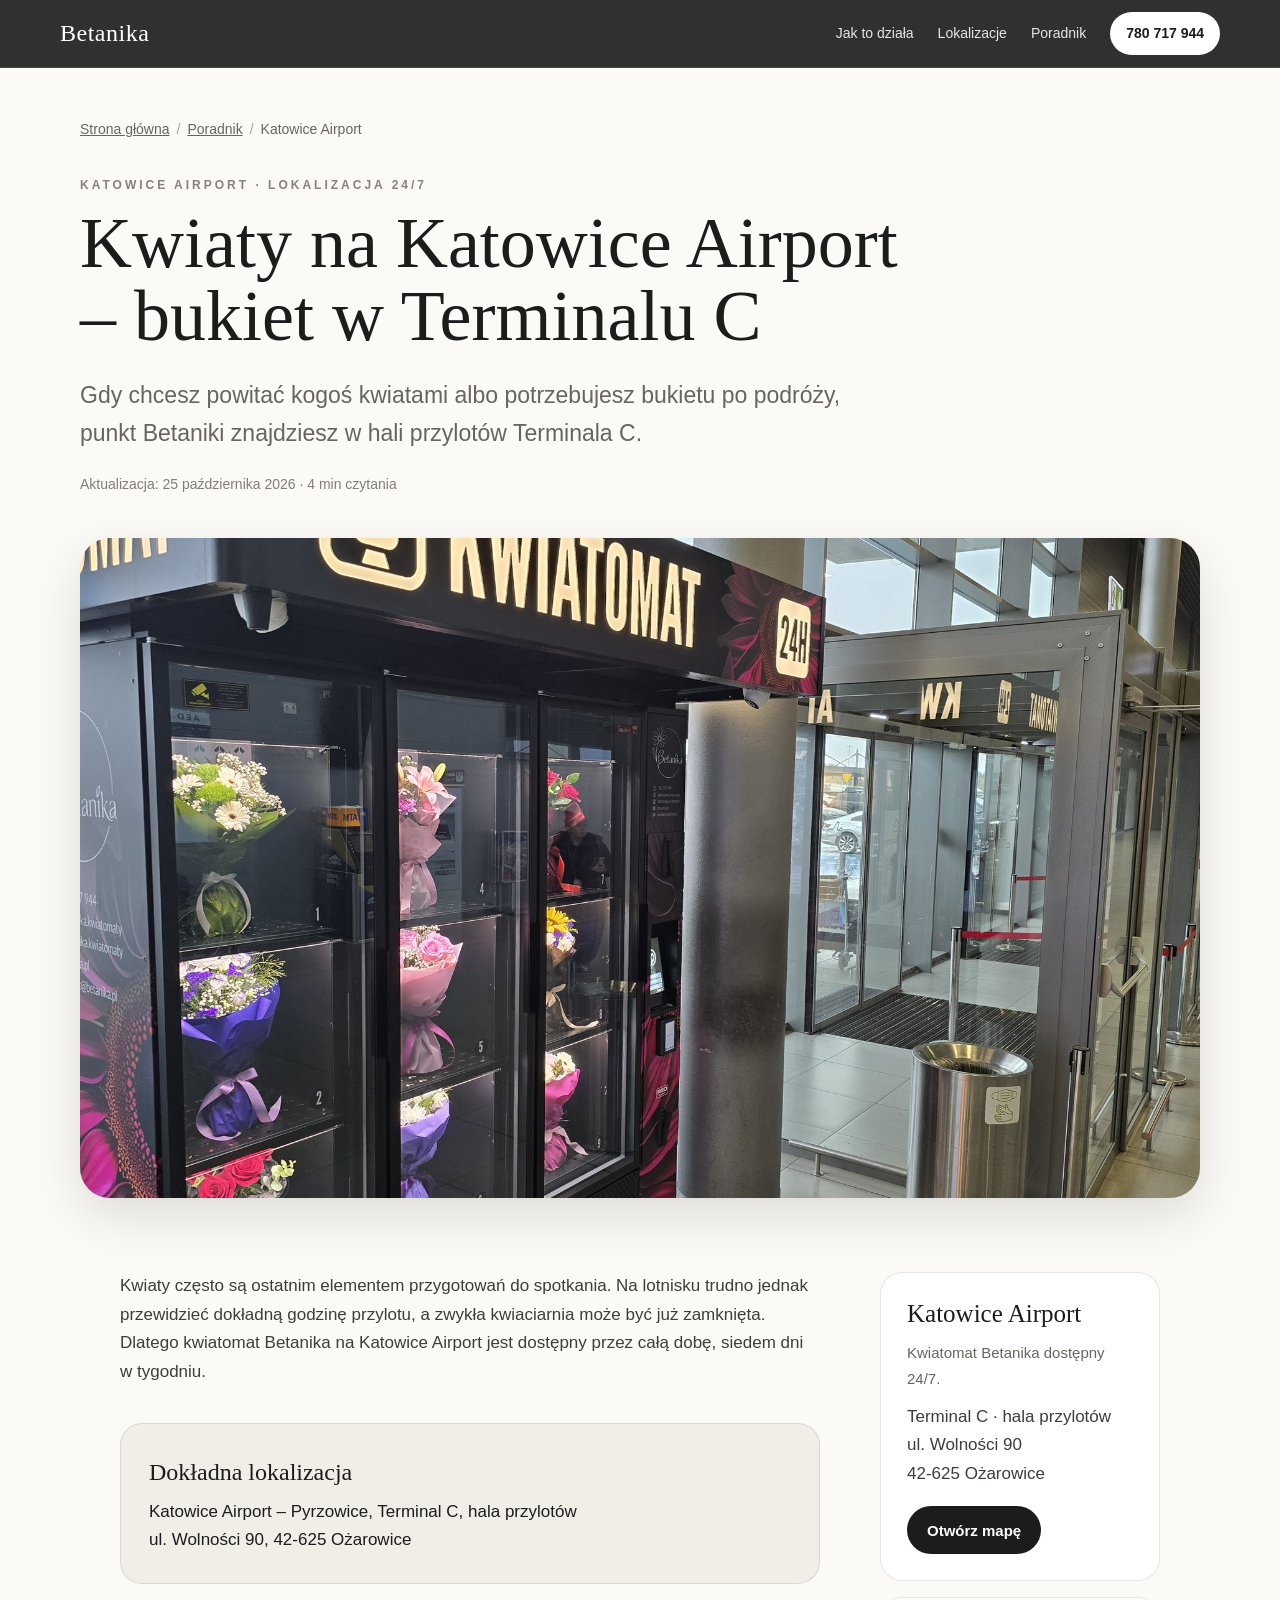
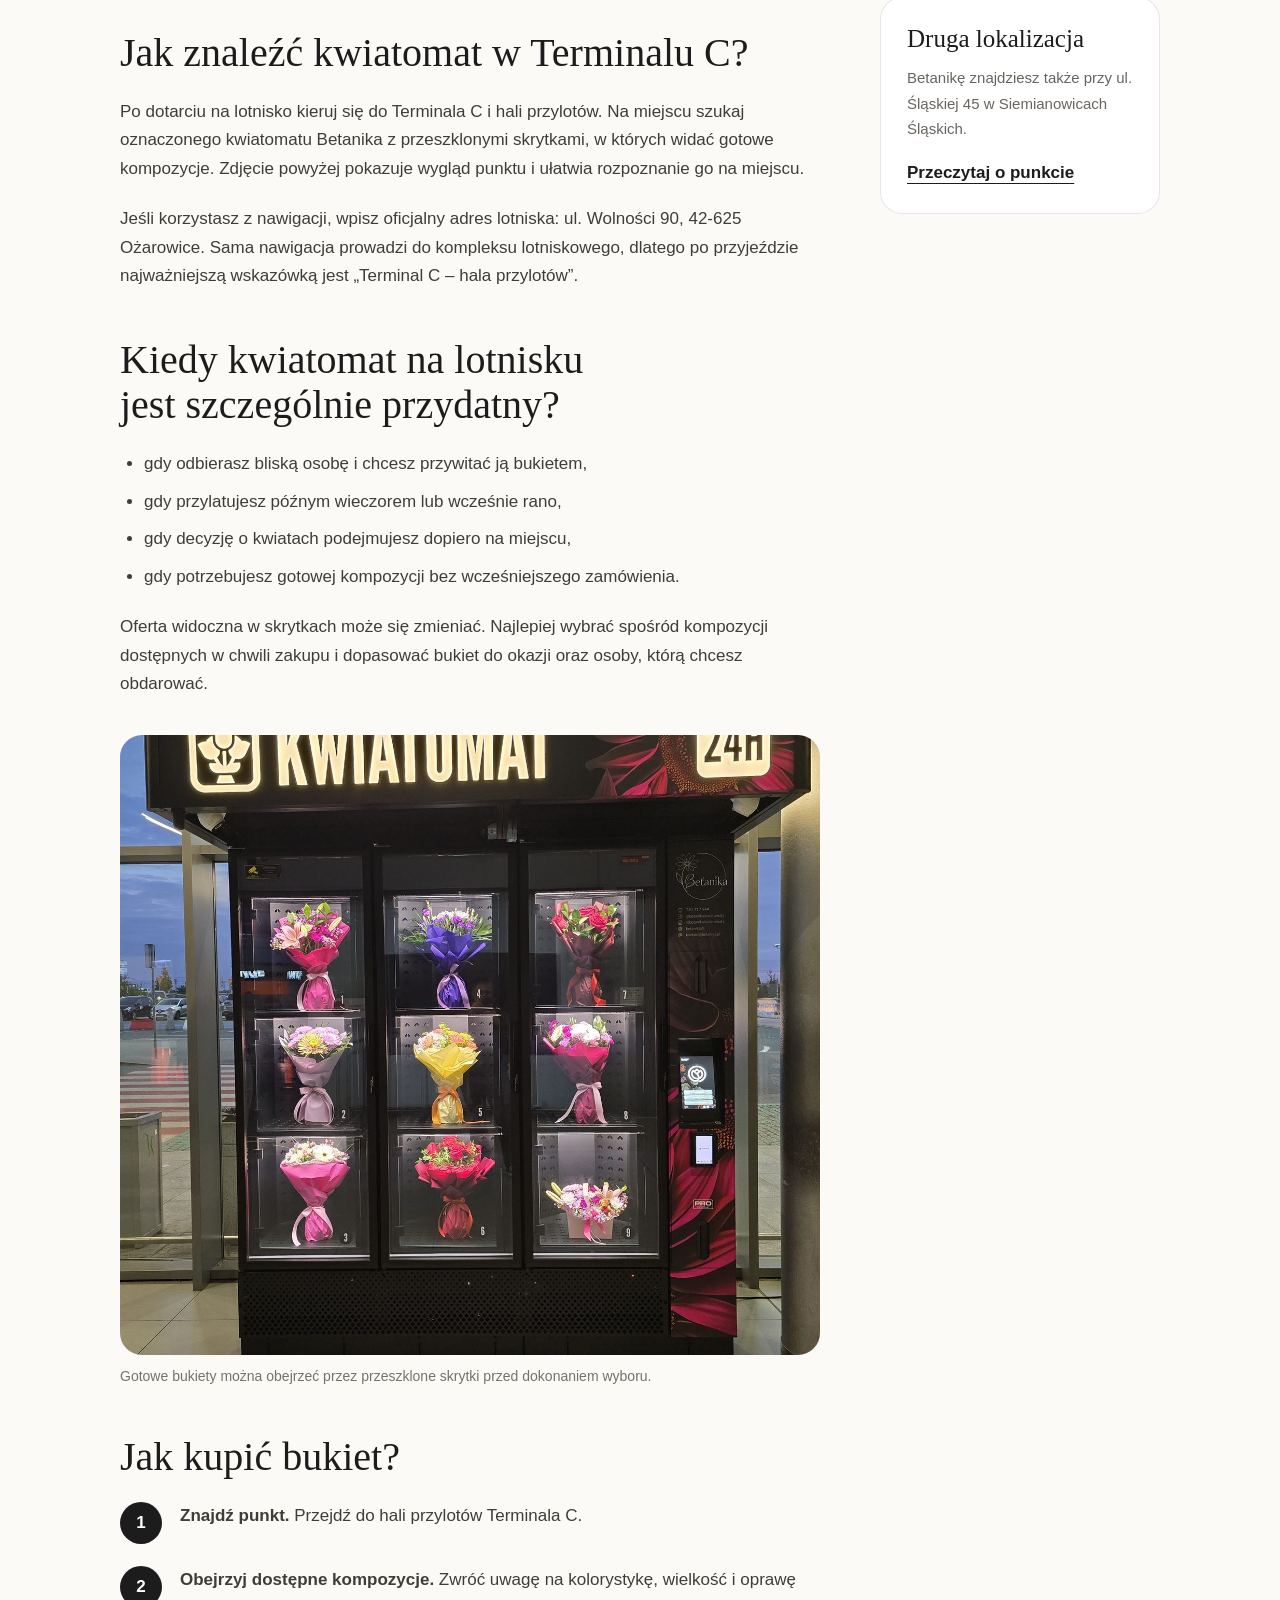
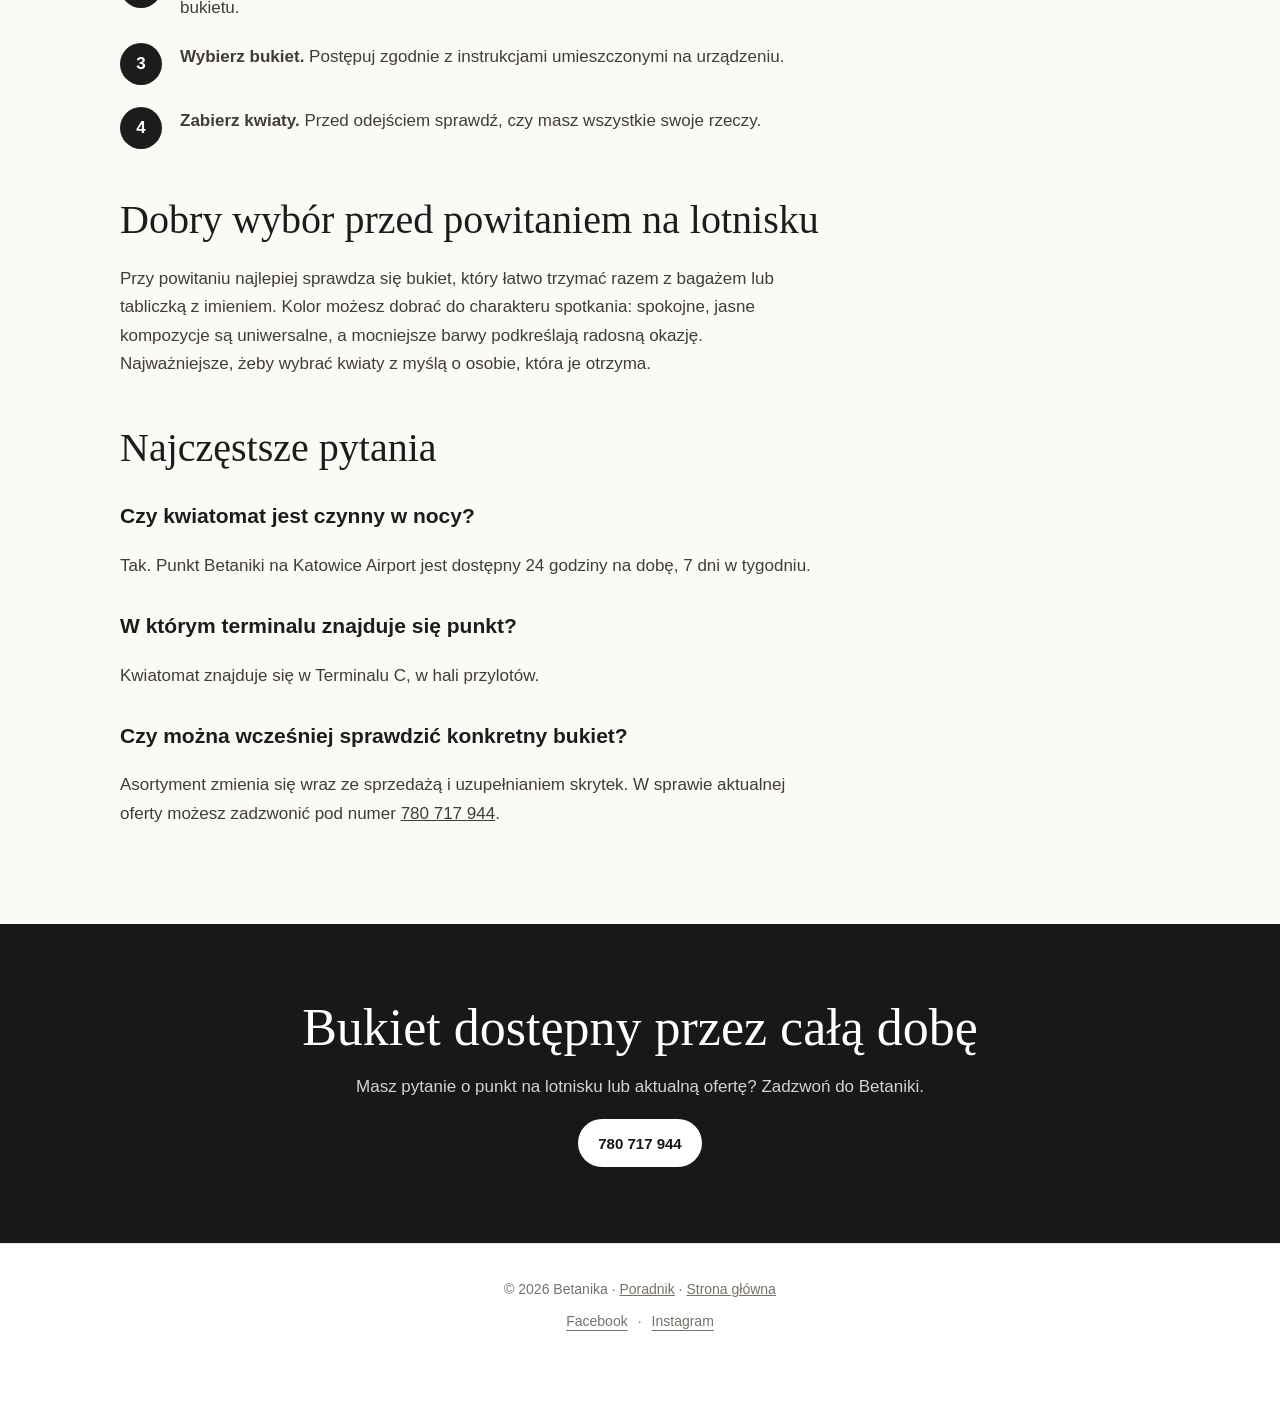
<file: blog/kwiaty-katowice-airport-terminal-c/index.html>
<!DOCTYPE html>
<html lang="pl">
<head>
  <meta charset="UTF-8">
  <meta name="viewport" content="width=device-width, initial-scale=1.0">

  <title>Kwiaty na Katowice Airport – bukiet 24/7 w Terminalu C | Betanika</title>
  <meta name="description" content="Potrzebujesz kwiatów po przylocie lub przed odbiorem bliskiej osoby? Kwiatomat Betanika działa 24/7 w Terminalu C, w hali przylotów.">
  <meta name="theme-color" content="#171717">

  <link rel="canonical" href="https://betanika.pl/blog/kwiaty-katowice-airport-terminal-c/">
  <link rel="icon" type="image/jpeg" href="../../logo.jpeg">
  <link rel="apple-touch-icon" href="../../logo.jpeg">
  <link rel="stylesheet" href="../styles.css">

  <meta property="og:type" content="article">
  <meta property="og:locale" content="pl_PL">
  <meta property="og:site_name" content="Betanika">
  <meta property="og:title" content="Kwiaty na Katowice Airport – bukiet 24/7 w Terminalu C">
  <meta property="og:description" content="Gdzie znaleźć kwiatomat Betanika w Terminalu C i jak wygodnie kupić bukiet o dowolnej porze.">
  <meta property="og:url" content="https://betanika.pl/blog/kwiaty-katowice-airport-terminal-c/">
  <meta property="og:image" content="https://betanika.pl/lotnisko-kwiatomat-terminal-c.jpg">
  <meta property="og:image:alt" content="Kwiatomat Betanika w Terminalu C na Katowice Airport">
  <meta property="article:published_time" content="2026-10-25">
  <meta property="article:modified_time" content="2026-10-25">

  <script type="application/ld+json">
  {
    "@context": "https://schema.org",
    "@graph": [
      {
        "@type": "BlogPosting",
        "headline": "Kwiaty na Katowice Airport – bukiet 24/7 w Terminalu C",
        "description": "Praktyczny przewodnik po kwiatomacie Betanika w hali przylotów Terminala C na Katowice Airport.",
        "image": "https://betanika.pl/lotnisko-kwiatomat-terminal-c.jpg",
        "datePublished": "2026-10-25",
        "dateModified": "2026-10-25",
        "inLanguage": "pl-PL",
        "mainEntityOfPage": "https://betanika.pl/blog/kwiaty-katowice-airport-terminal-c/",
        "author": {
          "@type": "Organization",
          "name": "Betanika"
        },
        "publisher": {
          "@type": "Organization",
          "name": "Betanika",
          "url": "https://betanika.pl/",
          "telephone": "+48 780 717 944"
        },
        "about": {
          "@type": "Place",
          "name": "Betanika Kwiatomat 24/7 – Katowice Airport",
          "address": {
            "@type": "PostalAddress",
            "streetAddress": "ul. Wolności 90, Terminal C – hala przylotów",
            "postalCode": "42-625",
            "addressLocality": "Ożarowice",
            "addressCountry": "PL"
          }
        }
      },
      {
        "@type": "BreadcrumbList",
        "itemListElement": [
          {
            "@type": "ListItem",
            "position": 1,
            "name": "Strona główna",
            "item": "https://betanika.pl/"
          },
          {
            "@type": "ListItem",
            "position": 2,
            "name": "Poradnik",
            "item": "https://betanika.pl/blog/"
          },
          {
            "@type": "ListItem",
            "position": 3,
            "name": "Kwiaty na Katowice Airport",
            "item": "https://betanika.pl/blog/kwiaty-katowice-airport-terminal-c/"
          }
        ]
      }
    ]
  }
  </script>
</head>

<body>
  <a class="skip-link" href="#tresc">Przejdź do treści</a>

  <nav class="topbar" aria-label="Główna nawigacja">
    <div class="nav">
      <a class="brand" href="../../">Betanika</a>
      <div class="navlinks">
        <a href="../../#jak">Jak to działa</a>
        <a href="../../#lokalizacja">Lokalizacje</a>
        <a href="../">Poradnik</a>
        <a class="navcall" href="tel:+48780717944">780 717 944</a>
      </div>
    </div>
  </nav>

  <header class="article-header">
    <div class="container">
      <nav class="breadcrumbs" aria-label="Okruszki">
        <ol>
          <li><a href="../../">Strona główna</a></li>
          <li><a href="../">Poradnik</a></li>
          <li aria-current="page">Katowice Airport</li>
        </ol>
      </nav>
      <span class="eyebrow">Katowice Airport · lokalizacja 24/7</span>
      <h1>Kwiaty na Katowice Airport – bukiet w Terminalu C</h1>
      <p class="article-lead">
        Gdy chcesz powitać kogoś kwiatami albo potrzebujesz bukietu po podróży,
        punkt Betaniki znajdziesz w hali przylotów Terminala C.
      </p>
      <p class="article-meta">Aktualizacja: 25 października 2026 · 4 min czytania</p>
    </div>
  </header>

  <figure class="article-cover">
    <img src="../../lotnisko-kwiatomat-terminal-c.jpg" alt="Kwiatomat Betanika w hali przylotów Terminala C na Katowice Airport">
  </figure>

  <main id="tresc" class="article-layout">
    <article class="article-body">
      <p>
        Kwiaty często są ostatnim elementem przygotowań do spotkania. Na lotnisku
        trudno jednak przewidzieć dokładną godzinę przylotu, a zwykła kwiaciarnia
        może być już zamknięta. Dlatego kwiatomat Betanika na Katowice Airport
        jest dostępny przez całą dobę, siedem dni w tygodniu.
      </p>

      <div class="info-box">
        <strong>Dokładna lokalizacja</strong>
        Katowice Airport – Pyrzowice, Terminal C, hala przylotów<br>
        ul. Wolności 90, 42-625 Ożarowice
      </div>

      <h2>Jak znaleźć kwiatomat w Terminalu C?</h2>
      <p>
        Po dotarciu na lotnisko kieruj się do Terminala C i hali przylotów.
        Na miejscu szukaj oznaczonego kwiatomatu Betanika z przeszklonymi
        skrytkami, w których widać gotowe kompozycje. Zdjęcie powyżej pokazuje
        wygląd punktu i ułatwia rozpoznanie go na miejscu.
      </p>
      <p>
        Jeśli korzystasz z nawigacji, wpisz oficjalny adres lotniska:
        ul. Wolności 90, 42-625 Ożarowice. Sama nawigacja prowadzi do kompleksu
        lotniskowego, dlatego po przyjeździe najważniejszą wskazówką jest
        „Terminal C – hala przylotów”.
      </p>

      <h2>Kiedy kwiatomat na lotnisku jest szczególnie przydatny?</h2>
      <ul>
        <li>gdy odbierasz bliską osobę i chcesz przywitać ją bukietem,</li>
        <li>gdy przylatujesz późnym wieczorem lub wcześnie rano,</li>
        <li>gdy decyzję o kwiatach podejmujesz dopiero na miejscu,</li>
        <li>gdy potrzebujesz gotowej kompozycji bez wcześniejszego zamówienia.</li>
      </ul>
      <p>
        Oferta widoczna w skrytkach może się zmieniać. Najlepiej wybrać spośród
        kompozycji dostępnych w chwili zakupu i dopasować bukiet do okazji oraz
        osoby, którą chcesz obdarować.
      </p>

      <figure>
        <img src="../../lotnisko-kwiatomat-front.jpg" alt="Przód kwiatomatu Betanika z gotowymi bukietami" loading="lazy">
        <figcaption>Gotowe bukiety można obejrzeć przez przeszklone skrytki przed dokonaniem wyboru.</figcaption>
      </figure>

      <h2>Jak kupić bukiet?</h2>
      <ol class="steps-list">
        <li><strong>Znajdź punkt.</strong> Przejdź do hali przylotów Terminala C.</li>
        <li><strong>Obejrzyj dostępne kompozycje.</strong> Zwróć uwagę na kolorystykę, wielkość i oprawę bukietu.</li>
        <li><strong>Wybierz bukiet.</strong> Postępuj zgodnie z instrukcjami umieszczonymi na urządzeniu.</li>
        <li><strong>Zabierz kwiaty.</strong> Przed odejściem sprawdź, czy masz wszystkie swoje rzeczy.</li>
      </ol>

      <h2>Dobry wybór przed powitaniem na lotnisku</h2>
      <p>
        Przy powitaniu najlepiej sprawdza się bukiet, który łatwo trzymać razem
        z bagażem lub tabliczką z imieniem. Kolor możesz dobrać do charakteru
        spotkania: spokojne, jasne kompozycje są uniwersalne, a mocniejsze barwy
        podkreślają radosną okazję. Najważniejsze, żeby wybrać kwiaty z myślą
        o osobie, która je otrzyma.
      </p>

      <h2>Najczęstsze pytania</h2>
      <h3>Czy kwiatomat jest czynny w nocy?</h3>
      <p>Tak. Punkt Betaniki na Katowice Airport jest dostępny 24 godziny na dobę, 7 dni w tygodniu.</p>

      <h3>W którym terminalu znajduje się punkt?</h3>
      <p>Kwiatomat znajduje się w Terminalu C, w hali przylotów.</p>

      <h3>Czy można wcześniej sprawdzić konkretny bukiet?</h3>
      <p>
        Asortyment zmienia się wraz ze sprzedażą i uzupełnianiem skrytek.
        W sprawie aktualnej oferty możesz zadzwonić pod numer
        <a href="tel:+48780717944">780 717 944</a>.
      </p>
    </article>

    <aside class="sidebar" aria-label="Informacje praktyczne">
      <section class="sidebar-card">
        <h2>Katowice Airport</h2>
        <p>Kwiatomat Betanika dostępny 24/7.</p>
        <address>
          Terminal C · hala przylotów<br>
          ul. Wolności 90<br>
          42-625 Ożarowice
        </address>
        <a class="btn" href="https://www.google.com/maps?cid=15373567529724644271" target="_blank" rel="noopener">Otwórz mapę</a>
      </section>

      <section class="sidebar-card">
        <h2>Druga lokalizacja</h2>
        <p>Betanikę znajdziesz także przy ul. Śląskiej 45 w Siemianowicach Śląskich.</p>
        <a class="text-link" href="../kwiaty-na-ostatnia-chwile-siemianowice-slaskie/">Przeczytaj o punkcie</a>
      </section>
    </aside>
  </main>

  <section class="cta-strip" aria-labelledby="cta-title">
    <h2 id="cta-title">Bukiet dostępny przez całą dobę</h2>
    <p>Masz pytanie o punkt na lotnisku lub aktualną ofertę? Zadzwoń do Betaniki.</p>
    <a class="btn" href="tel:+48780717944">780 717 944</a>
  </section>

  <footer>
    <p>© 2026 Betanika · <a href="../">Poradnik</a> · <a href="../../">Strona główna</a></p>
    <p class="footer-links">
      <a href="https://www.facebook.com/betanika.kwiatomaty/" target="_blank" rel="noopener">Facebook</a>
      <span aria-hidden="true">·</span>
      <a href="https://www.instagram.com/betanika.kwiatomaty/" target="_blank" rel="noopener">Instagram</a>
    </p>
  </footer>

  <div class="mobile-bar" aria-label="Szybki kontakt">
    <a class="call" href="tel:+48780717944">Zadzwoń</a>
    <a class="locations" href="../../#lokalizacja">Lokalizacje</a>
  </div>
  <!-- Cloudflare Web Analytics -->
  <script type='module' src='https://static.cloudflareinsights.com/beacon.min.js' data-cf-beacon='{"token": "10b70e03ea4a4af39811f4229ff8b8c4"}'></script>
  <!-- End Cloudflare Web Analytics -->
</body>
</html>
</file>
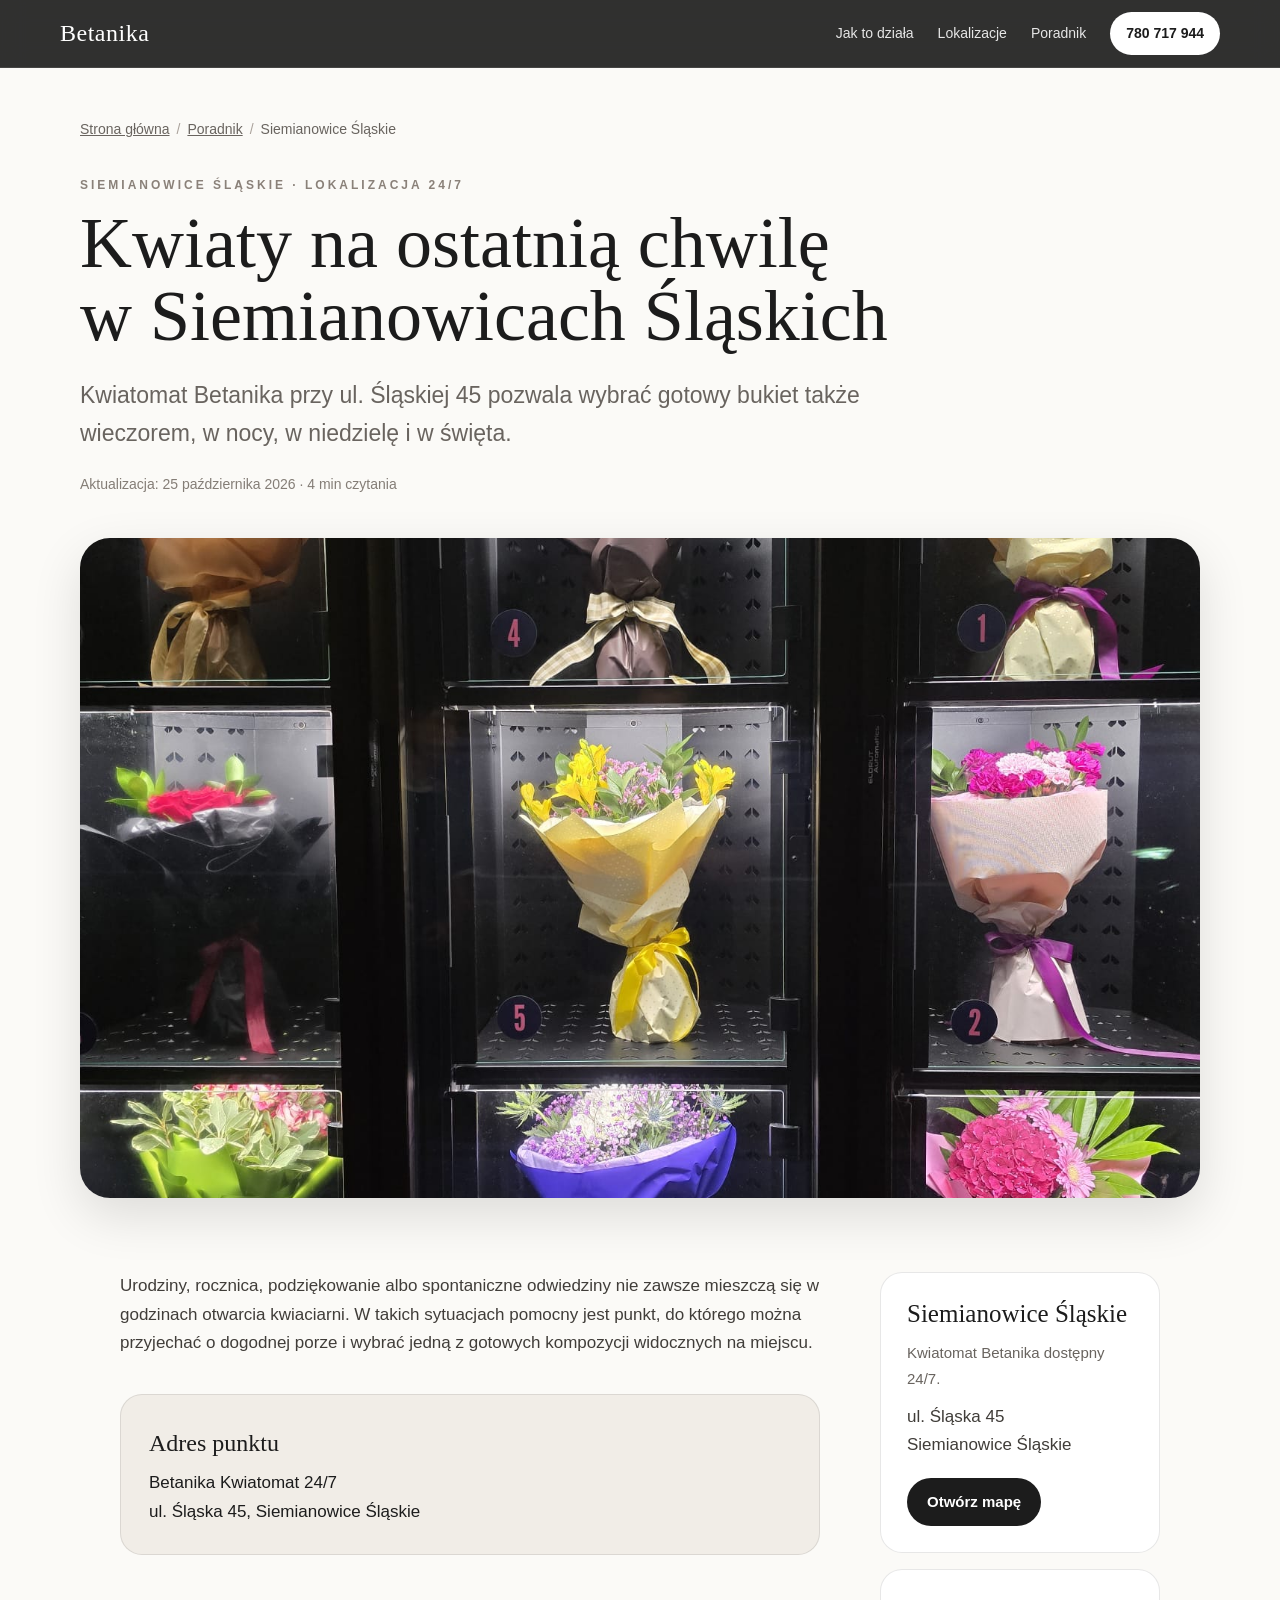
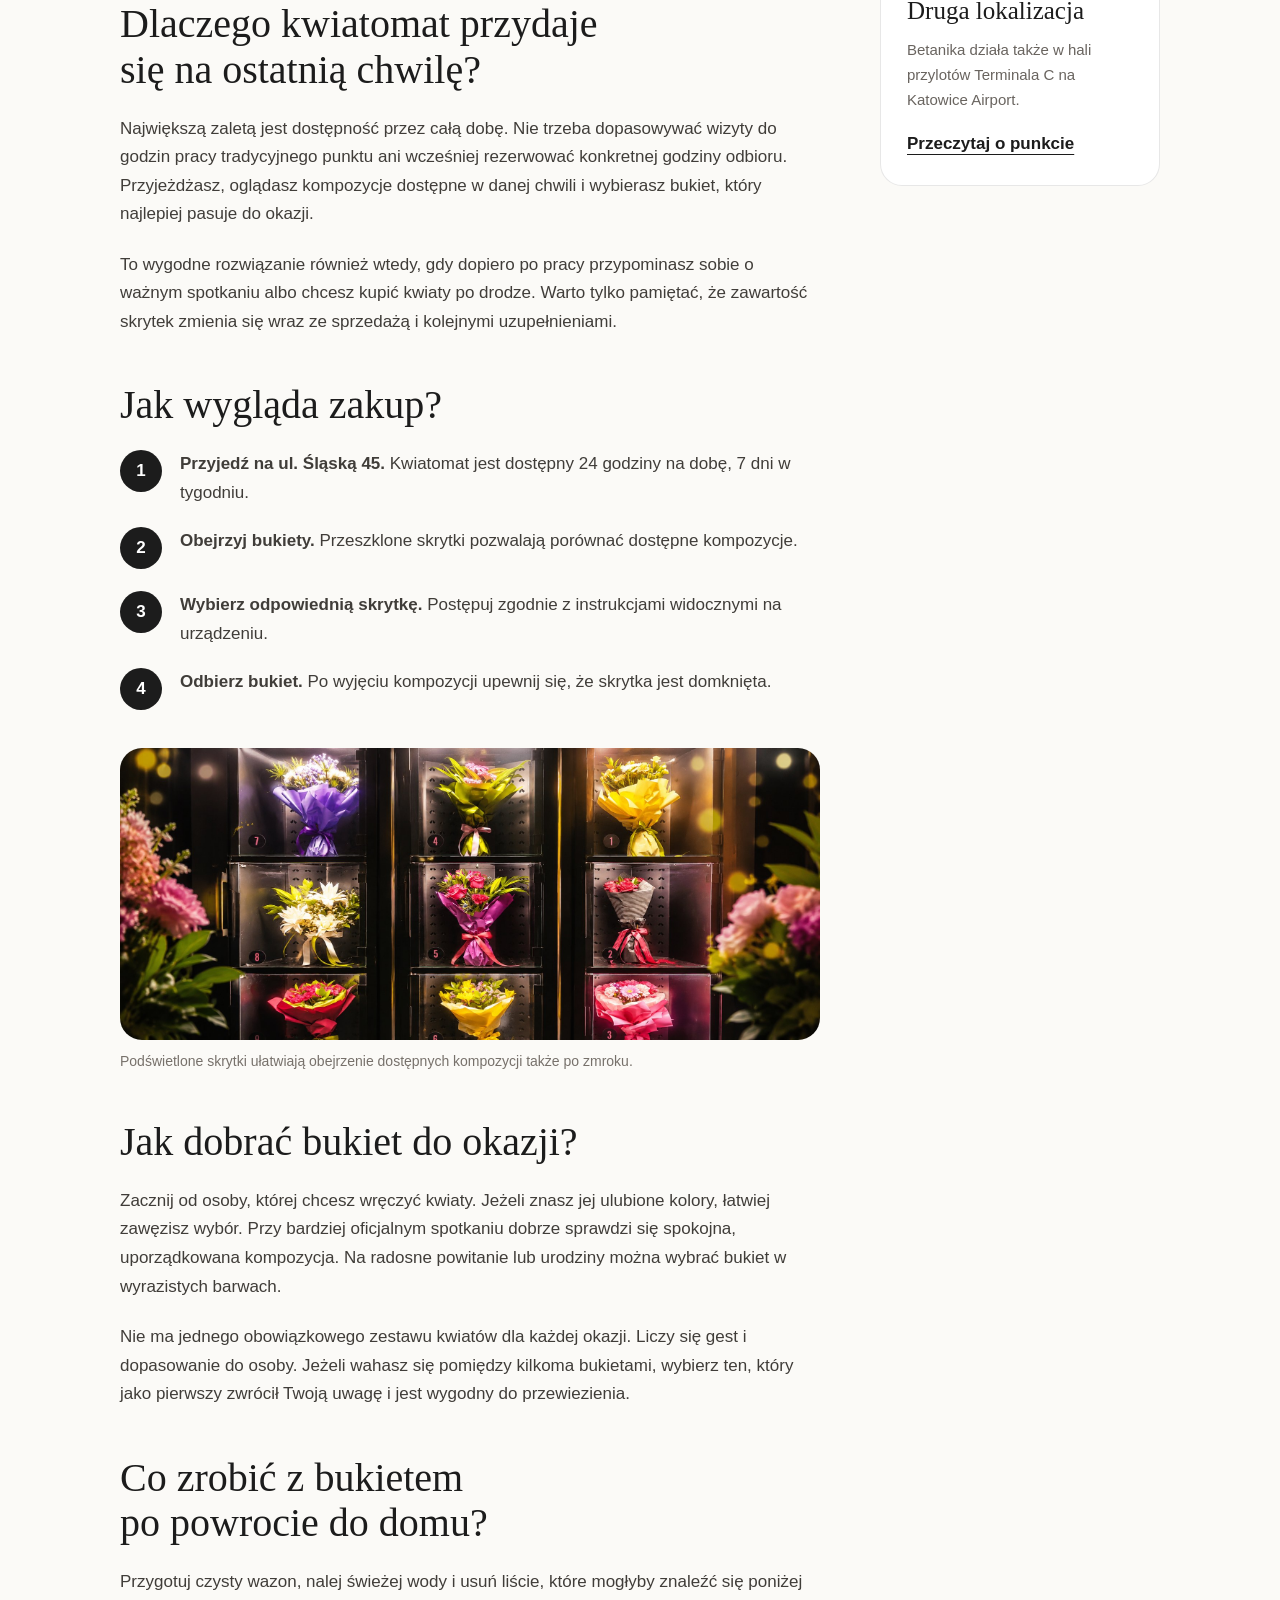
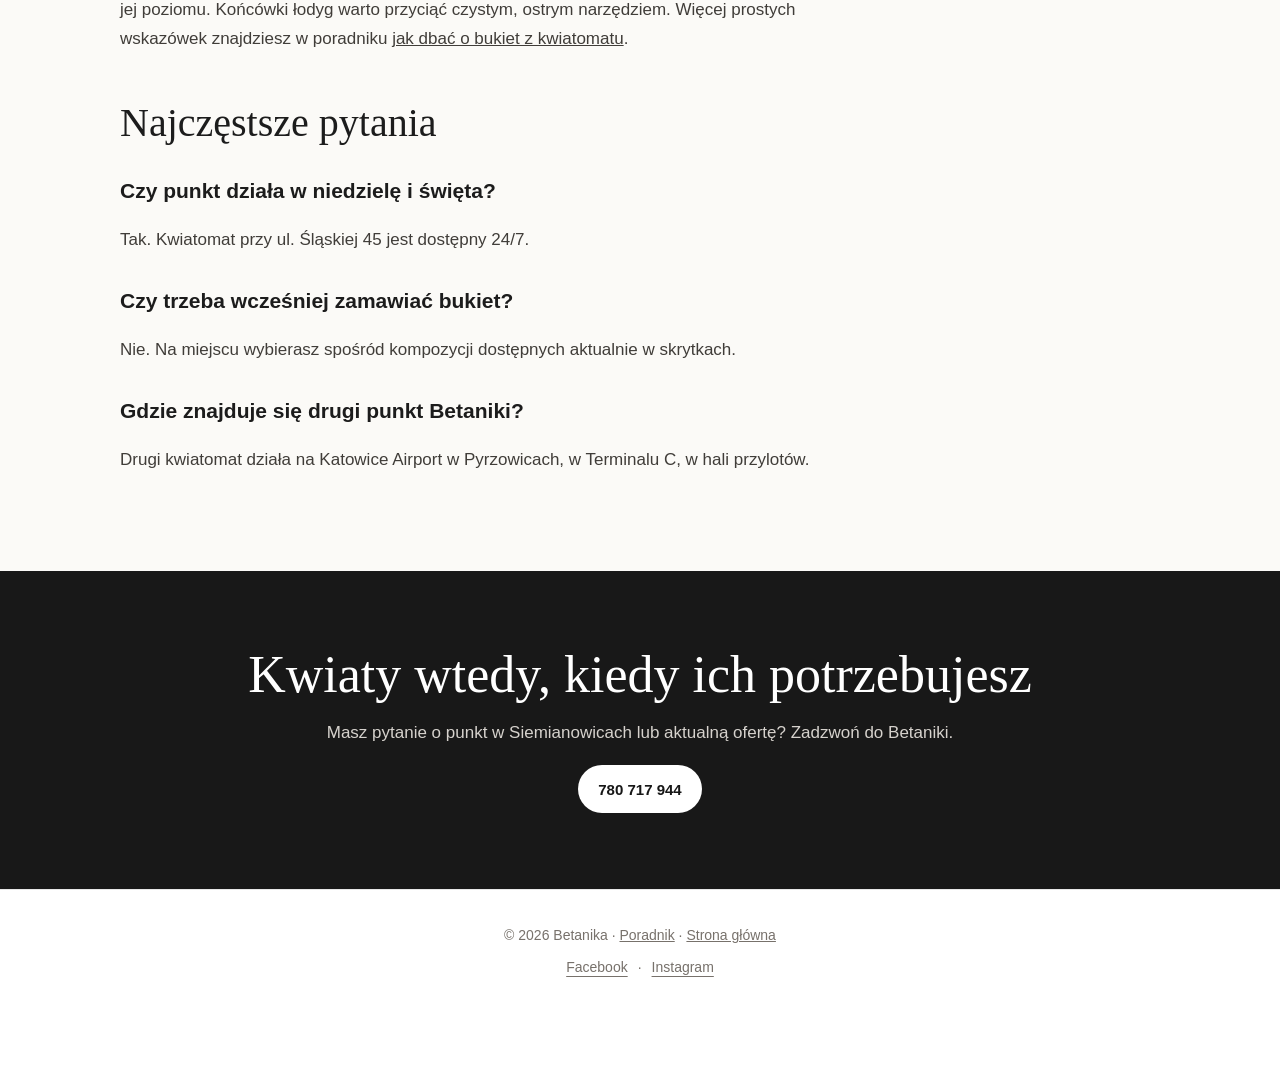
<file: blog/kwiaty-na-ostatnia-chwile-siemianowice-slaskie/index.html>
<!DOCTYPE html>
<html lang="pl">
<head>
  <meta charset="UTF-8">
  <meta name="viewport" content="width=device-width, initial-scale=1.0">

  <title>Kwiaty na ostatnią chwilę w Siemianowicach Śląskich | Betanika</title>
  <meta name="description" content="Bukiet potrzebny wieczorem, w niedzielę lub na ostatnią chwilę? Sprawdź kwiatomat Betanika 24/7 przy ul. Śląskiej 45 w Siemianowicach Śląskich.">
  <meta name="theme-color" content="#171717">

  <link rel="canonical" href="https://betanika.pl/blog/kwiaty-na-ostatnia-chwile-siemianowice-slaskie/">
  <link rel="icon" type="image/jpeg" href="../../logo.jpeg">
  <link rel="apple-touch-icon" href="../../logo.jpeg">
  <link rel="stylesheet" href="../styles.css">

  <meta property="og:type" content="article">
  <meta property="og:locale" content="pl_PL">
  <meta property="og:site_name" content="Betanika">
  <meta property="og:title" content="Kwiaty na ostatnią chwilę w Siemianowicach Śląskich">
  <meta property="og:description" content="Praktyczne informacje o kwiatomacie Betanika 24/7 przy ul. Śląskiej 45.">
  <meta property="og:url" content="https://betanika.pl/blog/kwiaty-na-ostatnia-chwile-siemianowice-slaskie/">
  <meta property="og:image" content="https://betanika.pl/hero.jpeg">
  <meta property="og:image:alt" content="Gotowe bukiety w witrynie kwiatomatu Betanika">
  <meta property="article:published_time" content="2026-10-25">
  <meta property="article:modified_time" content="2026-10-25">

  <script type="application/ld+json">
  {
    "@context": "https://schema.org",
    "@graph": [
      {
        "@type": "BlogPosting",
        "headline": "Kwiaty na ostatnią chwilę w Siemianowicach Śląskich – kwiatomat 24/7",
        "description": "Praktyczny przewodnik po kwiatomacie Betanika przy ul. Śląskiej 45 w Siemianowicach Śląskich.",
        "image": "https://betanika.pl/hero.jpeg",
        "datePublished": "2026-10-25",
        "dateModified": "2026-10-25",
        "inLanguage": "pl-PL",
        "mainEntityOfPage": "https://betanika.pl/blog/kwiaty-na-ostatnia-chwile-siemianowice-slaskie/",
        "author": {
          "@type": "Organization",
          "name": "Betanika"
        },
        "publisher": {
          "@type": "Organization",
          "name": "Betanika",
          "url": "https://betanika.pl/",
          "telephone": "+48 780 717 944"
        },
        "about": {
          "@type": "Place",
          "name": "Betanika Kwiatomat 24/7 – Siemianowice Śląskie",
          "address": {
            "@type": "PostalAddress",
            "streetAddress": "ul. Śląska 45",
            "addressLocality": "Siemianowice Śląskie",
            "addressCountry": "PL"
          }
        }
      },
      {
        "@type": "BreadcrumbList",
        "itemListElement": [
          {
            "@type": "ListItem",
            "position": 1,
            "name": "Strona główna",
            "item": "https://betanika.pl/"
          },
          {
            "@type": "ListItem",
            "position": 2,
            "name": "Poradnik",
            "item": "https://betanika.pl/blog/"
          },
          {
            "@type": "ListItem",
            "position": 3,
            "name": "Kwiaty w Siemianowicach Śląskich",
            "item": "https://betanika.pl/blog/kwiaty-na-ostatnia-chwile-siemianowice-slaskie/"
          }
        ]
      }
    ]
  }
  </script>
</head>

<body>
  <a class="skip-link" href="#tresc">Przejdź do treści</a>

  <nav class="topbar" aria-label="Główna nawigacja">
    <div class="nav">
      <a class="brand" href="../../">Betanika</a>
      <div class="navlinks">
        <a href="../../#jak">Jak to działa</a>
        <a href="../../#lokalizacja">Lokalizacje</a>
        <a href="../">Poradnik</a>
        <a class="navcall" href="tel:+48780717944">780 717 944</a>
      </div>
    </div>
  </nav>

  <header class="article-header">
    <div class="container">
      <nav class="breadcrumbs" aria-label="Okruszki">
        <ol>
          <li><a href="../../">Strona główna</a></li>
          <li><a href="../">Poradnik</a></li>
          <li aria-current="page">Siemianowice Śląskie</li>
        </ol>
      </nav>
      <span class="eyebrow">Siemianowice Śląskie · lokalizacja 24/7</span>
      <h1>Kwiaty na ostatnią chwilę w Siemianowicach Śląskich</h1>
      <p class="article-lead">
        Kwiatomat Betanika przy ul. Śląskiej 45 pozwala wybrać gotowy bukiet
        także wieczorem, w nocy, w niedzielę i w święta.
      </p>
      <p class="article-meta">Aktualizacja: 25 października 2026 · 4 min czytania</p>
    </div>
  </header>

  <figure class="article-cover">
    <img src="../../hero.jpeg" alt="Gotowe bukiety widoczne w przeszklonych skrytkach kwiatomatu Betanika">
  </figure>

  <main id="tresc" class="article-layout">
    <article class="article-body">
      <p>
        Urodziny, rocznica, podziękowanie albo spontaniczne odwiedziny nie zawsze
        mieszczą się w godzinach otwarcia kwiaciarni. W takich sytuacjach pomocny
        jest punkt, do którego można przyjechać o dogodnej porze i wybrać jedną
        z gotowych kompozycji widocznych na miejscu.
      </p>

      <div class="info-box">
        <strong>Adres punktu</strong>
        Betanika Kwiatomat 24/7<br>
        ul. Śląska 45, Siemianowice Śląskie
      </div>

      <h2>Dlaczego kwiatomat przydaje się na ostatnią chwilę?</h2>
      <p>
        Największą zaletą jest dostępność przez całą dobę. Nie trzeba dopasowywać
        wizyty do godzin pracy tradycyjnego punktu ani wcześniej rezerwować
        konkretnej godziny odbioru. Przyjeżdżasz, oglądasz kompozycje dostępne
        w danej chwili i wybierasz bukiet, który najlepiej pasuje do okazji.
      </p>
      <p>
        To wygodne rozwiązanie również wtedy, gdy dopiero po pracy przypominasz
        sobie o ważnym spotkaniu albo chcesz kupić kwiaty po drodze. Warto tylko
        pamiętać, że zawartość skrytek zmienia się wraz ze sprzedażą i kolejnymi
        uzupełnieniami.
      </p>

      <h2>Jak wygląda zakup?</h2>
      <ol class="steps-list">
        <li><strong>Przyjedź na ul. Śląską 45.</strong> Kwiatomat jest dostępny 24 godziny na dobę, 7 dni w tygodniu.</li>
        <li><strong>Obejrzyj bukiety.</strong> Przeszklone skrytki pozwalają porównać dostępne kompozycje.</li>
        <li><strong>Wybierz odpowiednią skrytkę.</strong> Postępuj zgodnie z instrukcjami widocznymi na urządzeniu.</li>
        <li><strong>Odbierz bukiet.</strong> Po wyjęciu kompozycji upewnij się, że skrytka jest domknięta.</li>
      </ol>

      <figure>
        <img src="../../kwiatomat-tlo.jpg" alt="Podświetlony kwiatomat Betanika z bukietami" loading="lazy">
        <figcaption>Podświetlone skrytki ułatwiają obejrzenie dostępnych kompozycji także po zmroku.</figcaption>
      </figure>

      <h2>Jak dobrać bukiet do okazji?</h2>
      <p>
        Zacznij od osoby, której chcesz wręczyć kwiaty. Jeżeli znasz jej ulubione
        kolory, łatwiej zawęzisz wybór. Przy bardziej oficjalnym spotkaniu dobrze
        sprawdzi się spokojna, uporządkowana kompozycja. Na radosne powitanie lub
        urodziny można wybrać bukiet w wyrazistych barwach.
      </p>
      <p>
        Nie ma jednego obowiązkowego zestawu kwiatów dla każdej okazji. Liczy się
        gest i dopasowanie do osoby. Jeżeli wahasz się pomiędzy kilkoma bukietami,
        wybierz ten, który jako pierwszy zwrócił Twoją uwagę i jest wygodny do
        przewiezienia.
      </p>

      <h2>Co zrobić z bukietem po powrocie do domu?</h2>
      <p>
        Przygotuj czysty wazon, nalej świeżej wody i usuń liście, które mogłyby
        znaleźć się poniżej jej poziomu. Końcówki łodyg warto przyciąć czystym,
        ostrym narzędziem. Więcej prostych wskazówek znajdziesz w poradniku
        <a href="../jak-dbac-o-bukiet-z-kwiatomatu/">jak dbać o bukiet z kwiatomatu</a>.
      </p>

      <h2>Najczęstsze pytania</h2>
      <h3>Czy punkt działa w niedzielę i święta?</h3>
      <p>Tak. Kwiatomat przy ul. Śląskiej 45 jest dostępny 24/7.</p>

      <h3>Czy trzeba wcześniej zamawiać bukiet?</h3>
      <p>Nie. Na miejscu wybierasz spośród kompozycji dostępnych aktualnie w skrytkach.</p>

      <h3>Gdzie znajduje się drugi punkt Betaniki?</h3>
      <p>
        Drugi kwiatomat działa na Katowice Airport w Pyrzowicach,
        w Terminalu C, w hali przylotów.
      </p>
    </article>

    <aside class="sidebar" aria-label="Informacje praktyczne">
      <section class="sidebar-card">
        <h2>Siemianowice Śląskie</h2>
        <p>Kwiatomat Betanika dostępny 24/7.</p>
        <address>ul. Śląska 45<br>Siemianowice Śląskie</address>
        <a class="btn" href="https://www.google.com/maps/search/?api=1&amp;query=Śląska+45,+Siemianowice+Śląskie" target="_blank" rel="noopener">Otwórz mapę</a>
      </section>

      <section class="sidebar-card">
        <h2>Druga lokalizacja</h2>
        <p>Betanika działa także w hali przylotów Terminala C na Katowice Airport.</p>
        <a class="text-link" href="../kwiaty-katowice-airport-terminal-c/">Przeczytaj o punkcie</a>
      </section>
    </aside>
  </main>

  <section class="cta-strip" aria-labelledby="cta-title">
    <h2 id="cta-title">Kwiaty wtedy, kiedy ich potrzebujesz</h2>
    <p>Masz pytanie o punkt w Siemianowicach lub aktualną ofertę? Zadzwoń do Betaniki.</p>
    <a class="btn" href="tel:+48780717944">780 717 944</a>
  </section>

  <footer>
    <p>© 2026 Betanika · <a href="../">Poradnik</a> · <a href="../../">Strona główna</a></p>
    <p class="footer-links">
      <a href="https://www.facebook.com/betanika.kwiatomaty/" target="_blank" rel="noopener">Facebook</a>
      <span aria-hidden="true">·</span>
      <a href="https://www.instagram.com/betanika.kwiatomaty/" target="_blank" rel="noopener">Instagram</a>
    </p>
  </footer>

  <div class="mobile-bar" aria-label="Szybki kontakt">
    <a class="call" href="tel:+48780717944">Zadzwoń</a>
    <a class="locations" href="../../#lokalizacja">Lokalizacje</a>
  </div>
  <!-- Cloudflare Web Analytics -->
  <script type='module' src='https://static.cloudflareinsights.com/beacon.min.js' data-cf-beacon='{"token": "10b70e03ea4a4af39811f4229ff8b8c4"}'></script>
  <!-- End Cloudflare Web Analytics -->
</body>
</html>
</file>
<file: blog/styles.css>
:root {
  --ink: #1c1c1c;
  --muted: #69645f;
  --paper: #fbfaf7;
  --soft: #f1ede7;
  --white: #ffffff;
  --line: rgba(28, 28, 28, 0.1);
  --shadow: 0 18px 50px rgba(0, 0, 0, 0.12);
}

* {
  box-sizing: border-box;
  margin: 0;
  padding: 0;
}

html {
  scroll-behavior: smooth;
}

body {
  color: var(--ink);
  background: var(--paper);
  font-family: Arial, Helvetica, sans-serif;
  font-size: 17px;
  line-height: 1.68;
}

img {
  display: block;
  max-width: 100%;
}

a {
  color: inherit;
}

.skip-link {
  position: fixed;
  top: 8px;
  left: 8px;
  z-index: 3000;
  padding: 10px 14px;
  border-radius: 8px;
  color: #fff;
  background: #171717;
  transform: translateY(-150%);
}

.skip-link:focus {
  transform: translateY(0);
}

.topbar {
  position: fixed;
  inset: 0 0 auto;
  z-index: 1000;
  height: 68px;
  display: flex;
  align-items: center;
  border-bottom: 1px solid rgba(255, 255, 255, 0.1);
  background: rgba(20, 20, 20, 0.88);
  backdrop-filter: blur(12px);
}

.nav {
  width: min(1160px, calc(100% - 36px));
  margin: auto;
  display: flex;
  align-items: center;
  justify-content: space-between;
  gap: 20px;
}

.brand {
  color: #fff;
  font-family: Georgia, "Times New Roman", serif;
  font-size: 24px;
  letter-spacing: 0.5px;
  text-decoration: none;
}

.navlinks {
  display: flex;
  align-items: center;
  gap: 24px;
}

.navlinks a {
  color: #fff;
  font-size: 14px;
  text-decoration: none;
  opacity: 0.88;
}

.navlinks a:hover,
.navlinks a:focus-visible {
  opacity: 1;
}

.navcall {
  padding: 10px 16px;
  border-radius: 999px;
  color: #1c1c1c !important;
  background: #fff;
  font-weight: 700;
  opacity: 1 !important;
}

.container {
  width: min(1120px, calc(100% - 40px));
  margin: 0 auto;
}

.eyebrow,
.kicker {
  display: inline-block;
  color: #8a8179;
  font-size: 12px;
  font-weight: 700;
  letter-spacing: 3px;
  text-transform: uppercase;
}

.blog-hero {
  padding: 142px 0 76px;
  background: #181818;
  color: #fff;
}

.blog-hero .eyebrow {
  margin-bottom: 14px;
  color: #cfc9c2;
}

.blog-hero h1 {
  max-width: 900px;
  font-family: Georgia, "Times New Roman", serif;
  font-size: clamp(44px, 7vw, 76px);
  font-weight: 400;
  line-height: 1.02;
  text-wrap: balance;
}

.blog-hero p {
  max-width: 760px;
  margin-top: 24px;
  color: rgba(255, 255, 255, 0.78);
  font-size: clamp(18px, 2vw, 22px);
}

.blog-listing {
  padding: 84px 0 96px;
}

.section-head {
  max-width: 760px;
  margin-bottom: 42px;
}

.section-head h2 {
  margin-top: 10px;
  font-family: Georgia, "Times New Roman", serif;
  font-size: clamp(34px, 5vw, 52px);
  font-weight: 400;
  line-height: 1.08;
  text-wrap: balance;
}

.section-head p {
  margin-top: 16px;
  color: var(--muted);
}

.card-grid {
  display: grid;
  grid-template-columns: repeat(2, minmax(0, 1fr));
  gap: 18px;
}

.article-card {
  overflow: hidden;
  border: 1px solid var(--line);
  border-radius: 24px;
  background: #fff;
  box-shadow: 0 8px 28px rgba(0, 0, 0, 0.035);
}

.article-card img {
  width: 100%;
  aspect-ratio: 16 / 10;
  object-fit: cover;
}

.article-card-body {
  padding: 26px;
}

.article-card .kicker {
  margin-bottom: 10px;
  font-size: 11px;
  letter-spacing: 2px;
}

.article-card h2 {
  margin-bottom: 12px;
  font-family: Georgia, "Times New Roman", serif;
  font-size: 28px;
  font-weight: 400;
  line-height: 1.12;
}

.article-card p {
  color: var(--muted);
}

.text-link {
  display: inline-block;
  margin-top: 18px;
  font-weight: 700;
  text-decoration-thickness: 1px;
  text-underline-offset: 5px;
}

.article-header {
  padding: 118px 0 42px;
}

.breadcrumbs {
  margin-bottom: 28px;
  color: var(--muted);
  font-size: 14px;
}

.breadcrumbs ol {
  display: flex;
  flex-wrap: wrap;
  gap: 7px;
  list-style: none;
}

.breadcrumbs li:not(:last-child)::after {
  content: "/";
  margin-left: 7px;
  color: #aaa29b;
}

.article-header .eyebrow {
  margin-bottom: 12px;
}

.article-header h1 {
  max-width: 980px;
  font-family: Georgia, "Times New Roman", serif;
  font-size: clamp(42px, 6.5vw, 72px);
  font-weight: 400;
  line-height: 1.02;
  text-wrap: balance;
}

.article-lead {
  max-width: 800px;
  margin-top: 22px;
  color: var(--muted);
  font-size: clamp(19px, 2vw, 23px);
}

.article-meta {
  margin-top: 20px;
  color: #847d76;
  font-size: 14px;
}

.article-cover {
  width: min(1120px, calc(100% - 40px));
  max-height: 660px;
  margin: 0 auto;
  overflow: hidden;
  border-radius: 30px;
  box-shadow: var(--shadow);
}

.article-cover img {
  width: 100%;
  height: min(62vw, 660px);
  min-height: 380px;
  object-fit: cover;
}

.article-layout {
  width: min(1040px, calc(100% - 40px));
  margin: 0 auto;
  padding: 74px 0 96px;
  display: grid;
  grid-template-columns: minmax(0, 700px) minmax(230px, 280px);
  gap: 60px;
  align-items: start;
}

.article-body > * + * {
  margin-top: 22px;
}

.article-body h2 {
  margin-top: 46px;
  font-family: Georgia, "Times New Roman", serif;
  font-size: clamp(29px, 4vw, 40px);
  font-weight: 400;
  line-height: 1.14;
  text-wrap: balance;
}

.article-body h3 {
  margin-top: 32px;
  font-size: 21px;
  line-height: 1.3;
}

.article-body p,
.article-body li {
  color: #403d39;
}

.article-body ul,
.article-body ol:not(.steps-list) {
  padding-left: 24px;
}

.article-body li + li {
  margin-top: 9px;
}

.article-body figure {
  margin: 36px 0;
}

.article-body figure img {
  width: 100%;
  max-height: 620px;
  border-radius: 22px;
  object-fit: cover;
}

.article-body figcaption {
  margin-top: 10px;
  color: #77716b;
  font-size: 14px;
}

.info-box {
  margin: 36px 0;
  padding: 28px;
  border: 1px solid var(--line);
  border-radius: 22px;
  background: var(--soft);
}

.info-box strong {
  display: block;
  margin-bottom: 6px;
  font-family: Georgia, "Times New Roman", serif;
  font-size: 24px;
  font-weight: 400;
}

.steps-list {
  list-style: none;
  counter-reset: article-step;
}

.steps-list li {
  position: relative;
  min-height: 44px;
  padding-left: 60px;
  counter-increment: article-step;
}

.steps-list li::before {
  content: counter(article-step);
  position: absolute;
  top: 0;
  left: 0;
  width: 42px;
  height: 42px;
  display: grid;
  place-items: center;
  border-radius: 50%;
  color: #fff;
  background: var(--ink);
  font-weight: 700;
}

.steps-list li + li {
  margin-top: 20px;
}

.sidebar {
  position: sticky;
  top: 94px;
}

.sidebar-card {
  padding: 26px;
  border: 1px solid var(--line);
  border-radius: 22px;
  background: #fff;
}

.sidebar-card + .sidebar-card {
  margin-top: 16px;
}

.sidebar-card h2 {
  margin-bottom: 12px;
  font-family: Georgia, "Times New Roman", serif;
  font-size: 25px;
  font-weight: 400;
  line-height: 1.16;
}

.sidebar-card p {
  color: var(--muted);
  font-size: 15px;
}

.sidebar-card address {
  margin-top: 12px;
  color: #403d39;
  font-style: normal;
}

.btn {
  display: inline-flex;
  min-height: 48px;
  margin-top: 18px;
  padding: 0 20px;
  align-items: center;
  justify-content: center;
  border-radius: 999px;
  color: #fff;
  background: var(--ink);
  font-size: 15px;
  font-weight: 700;
  text-decoration: none;
  transition: transform 0.2s ease;
}

.btn:hover,
.btn:focus-visible {
  transform: translateY(-2px);
}

.cta-strip {
  padding: 76px 20px;
  color: #fff;
  background: #181818;
  text-align: center;
}

.cta-strip h2 {
  font-family: Georgia, "Times New Roman", serif;
  font-size: clamp(34px, 5vw, 52px);
  font-weight: 400;
  line-height: 1.08;
}

.cta-strip p {
  max-width: 680px;
  margin: 16px auto 0;
  color: #d6d2cd;
}

.cta-strip .btn {
  color: #171717;
  background: #fff;
}

footer {
  padding: 34px 20px 88px;
  border-top: 1px solid var(--line);
  color: #77716b;
  background: #fff;
  font-size: 14px;
  text-align: center;
}

.footer-links {
  margin-top: 8px;
  display: flex;
  justify-content: center;
  gap: 10px;
}

.footer-links a {
  text-underline-offset: 4px;
}

.mobile-bar {
  display: none;
}

@media (max-width: 880px) {
  .card-grid {
    grid-template-columns: 1fr;
  }

  .article-card {
    display: grid;
    grid-template-columns: minmax(220px, 0.85fr) 1.15fr;
  }

  .article-card img {
    height: 100%;
    aspect-ratio: auto;
  }

  .article-layout {
    grid-template-columns: 1fr;
    gap: 42px;
  }

  .sidebar {
    position: static;
    display: grid;
    grid-template-columns: repeat(2, minmax(0, 1fr));
    gap: 16px;
  }

  .sidebar-card + .sidebar-card {
    margin-top: 0;
  }
}

@media (max-width: 680px) {
  body {
    font-size: 16px;
  }

  .topbar {
    height: 62px;
  }

  .navlinks a:not(.navcall) {
    display: none;
  }

  .container,
  .article-cover,
  .article-layout {
    width: min(100% - 32px, 1120px);
  }

  .blog-hero {
    padding: 112px 0 58px;
  }

  .blog-listing {
    padding: 62px 0 76px;
  }

  .article-card {
    display: block;
  }

  .article-card img {
    aspect-ratio: 16 / 10;
  }

  .article-header {
    padding: 98px 0 32px;
  }

  .article-cover {
    border-radius: 20px;
  }

  .article-cover img {
    height: 72vw;
    min-height: 300px;
  }

  .article-layout {
    padding: 54px 0 74px;
  }

  .sidebar {
    grid-template-columns: 1fr;
  }

  footer {
    padding-bottom: 96px;
  }

  .mobile-bar {
    position: fixed;
    right: 12px;
    bottom: 12px;
    left: 12px;
    z-index: 1200;
    display: grid;
    grid-template-columns: 1fr 1fr;
    gap: 8px;
    padding: 8px;
    border-radius: 18px;
    background: rgba(20, 20, 20, 0.92);
    box-shadow: 0 14px 40px rgba(0, 0, 0, 0.25);
    backdrop-filter: blur(12px);
  }

  .mobile-bar a {
    min-height: 48px;
    display: flex;
    align-items: center;
    justify-content: center;
    border-radius: 12px;
    font-weight: 700;
    text-decoration: none;
  }

  .mobile-bar .call {
    color: #171717;
    background: #fff;
  }

  .mobile-bar .locations {
    color: #fff;
    background: #333;
  }
}
</file>
